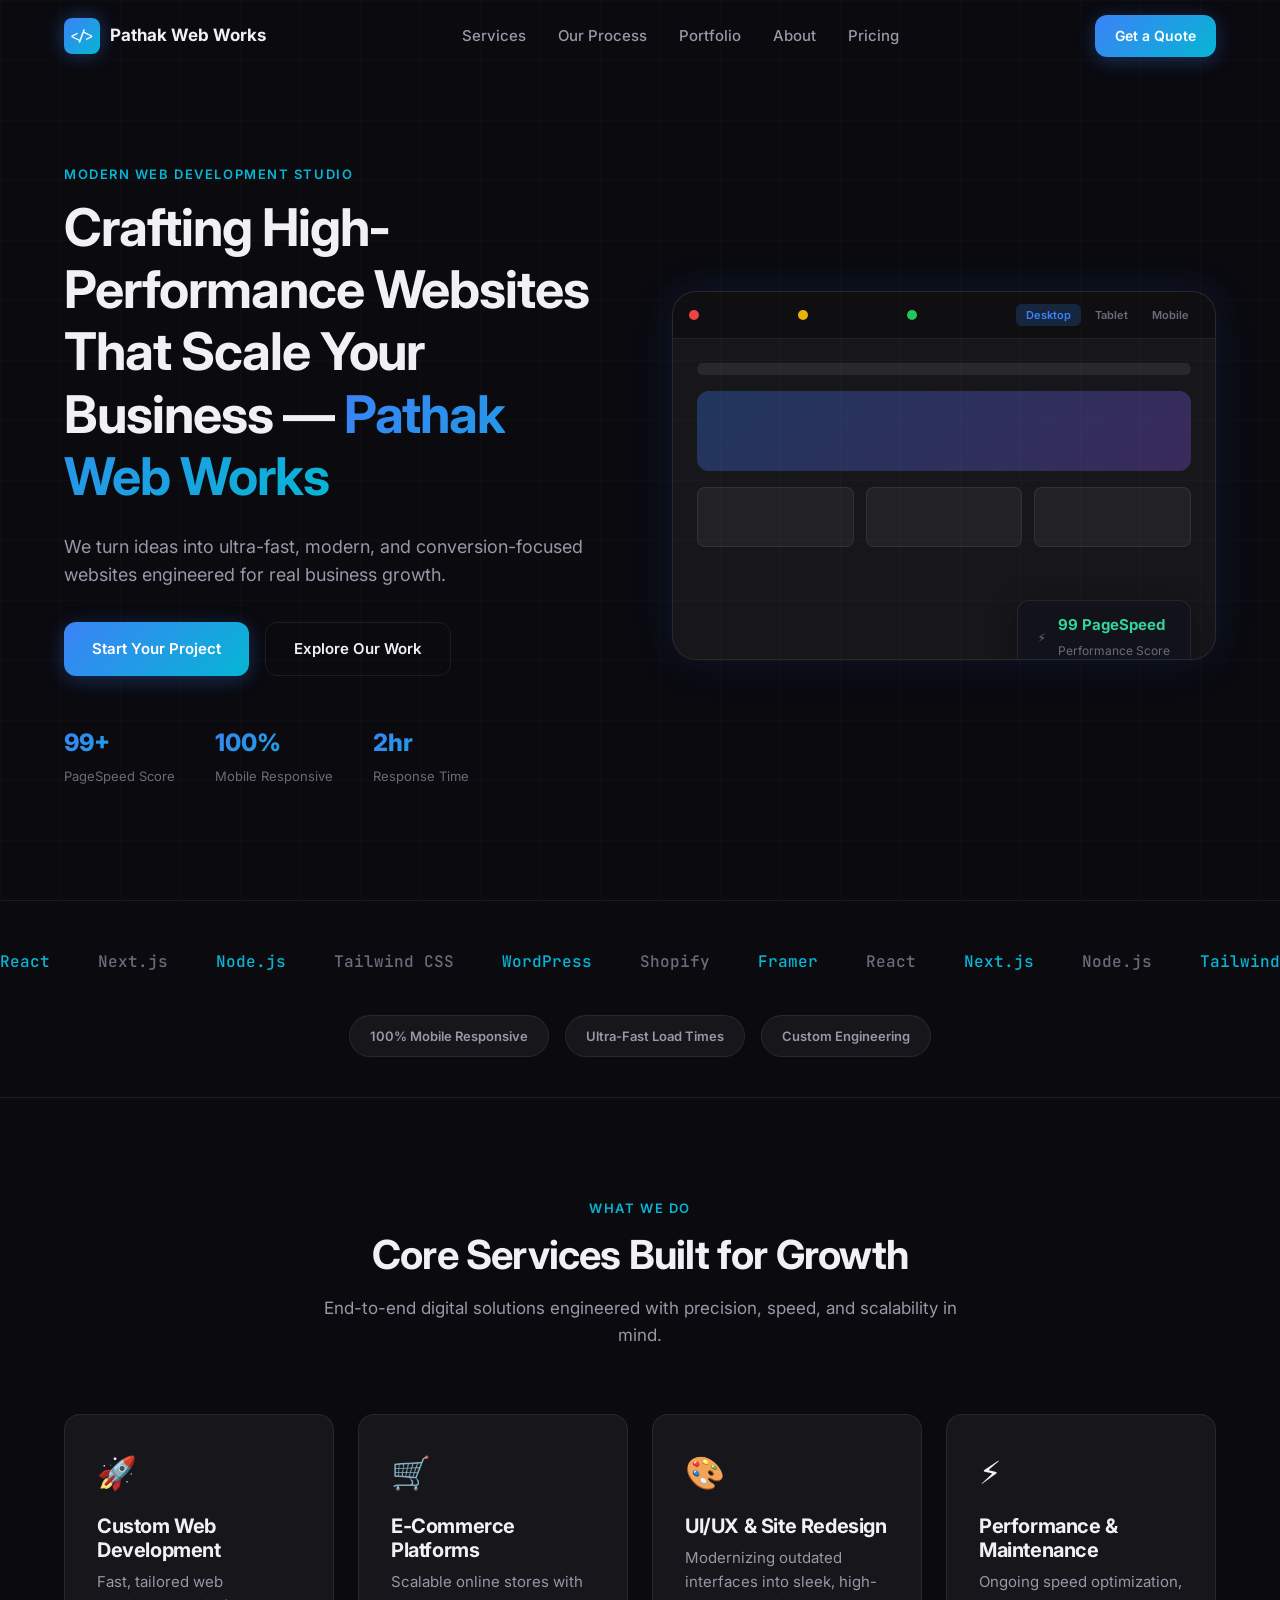
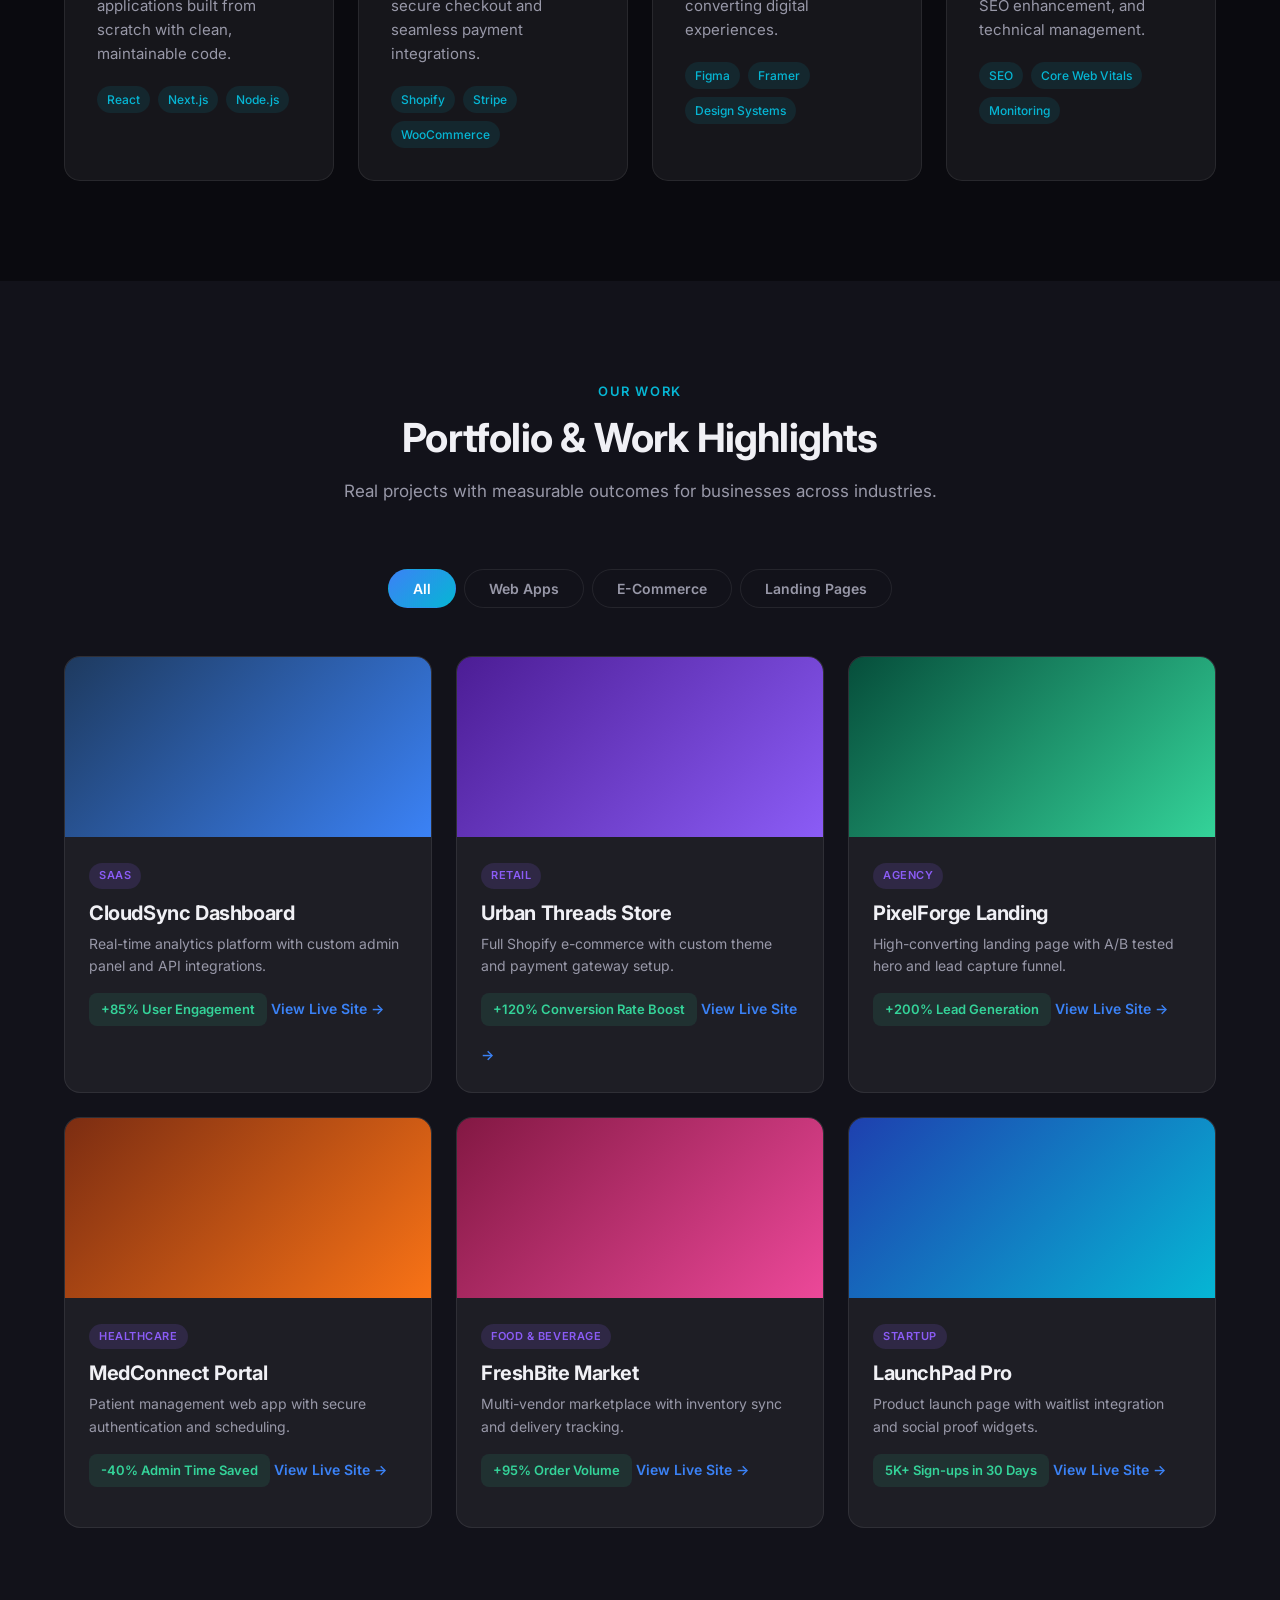
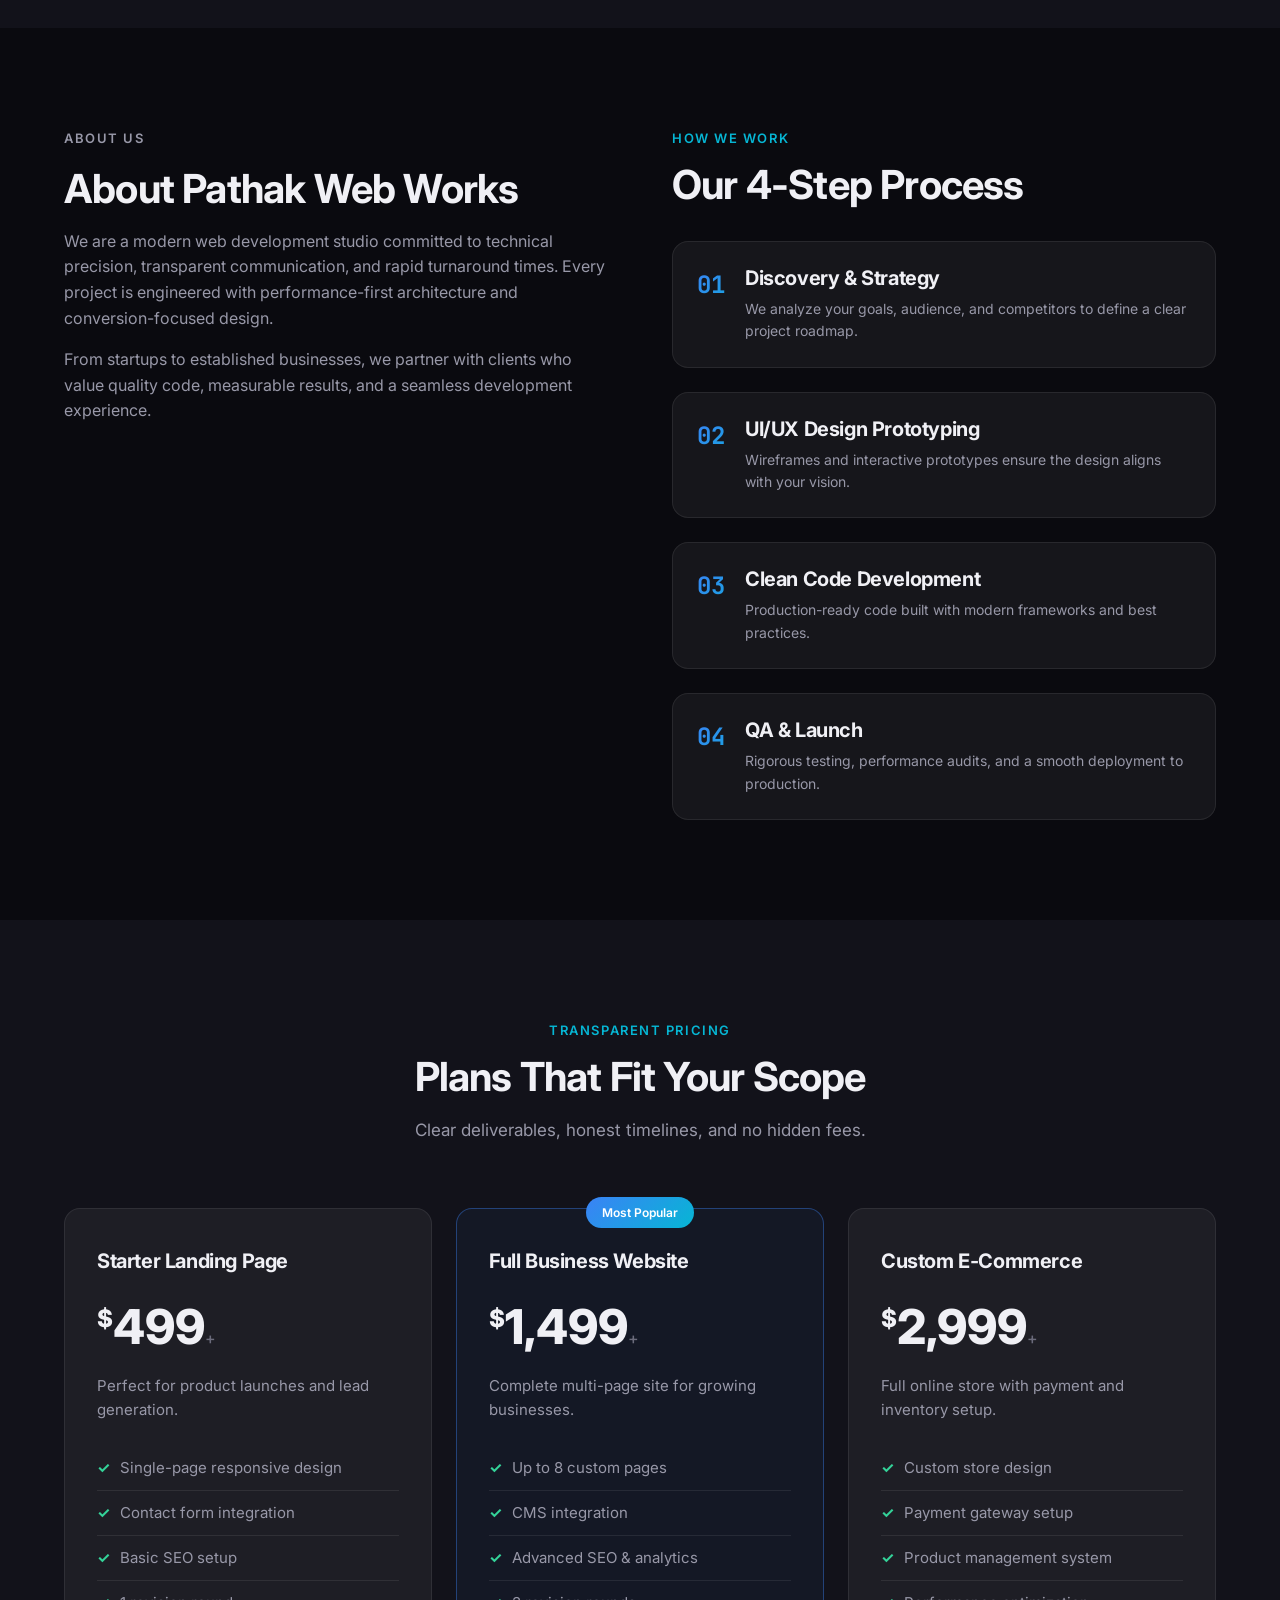
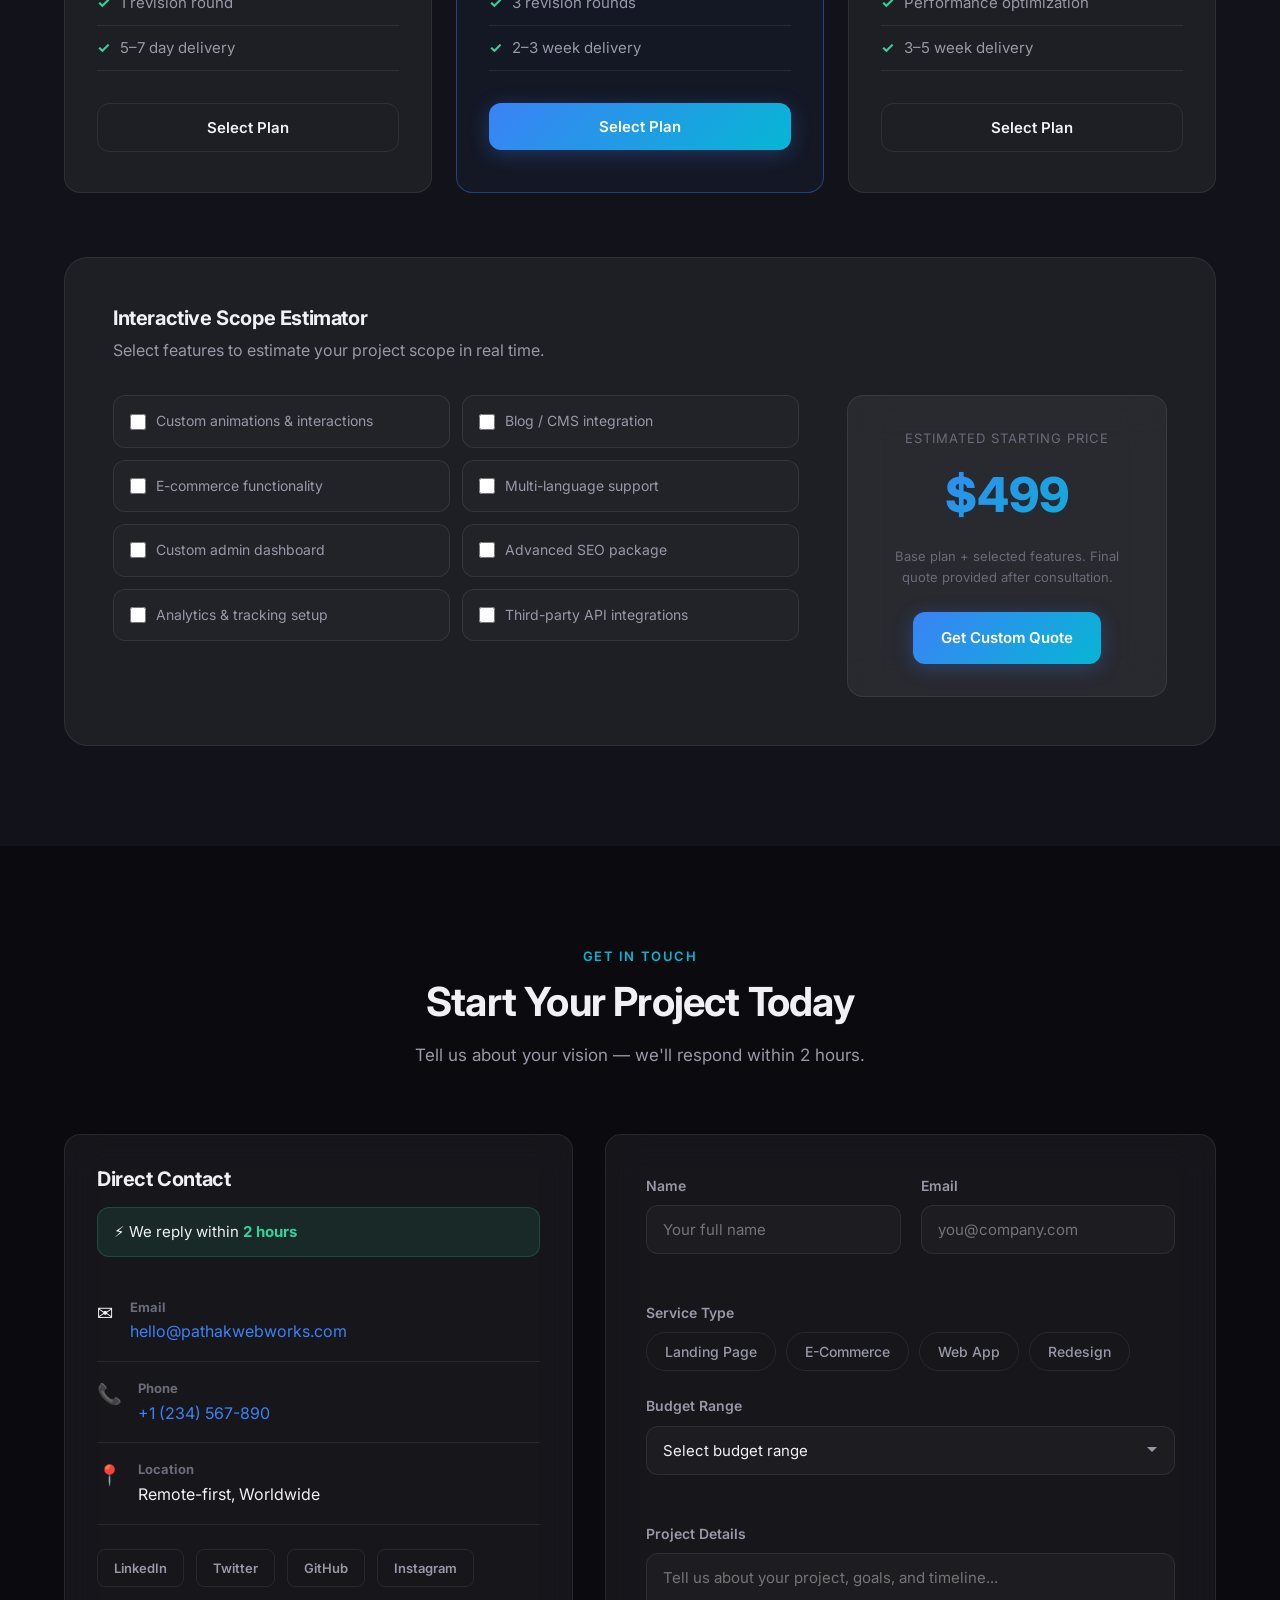
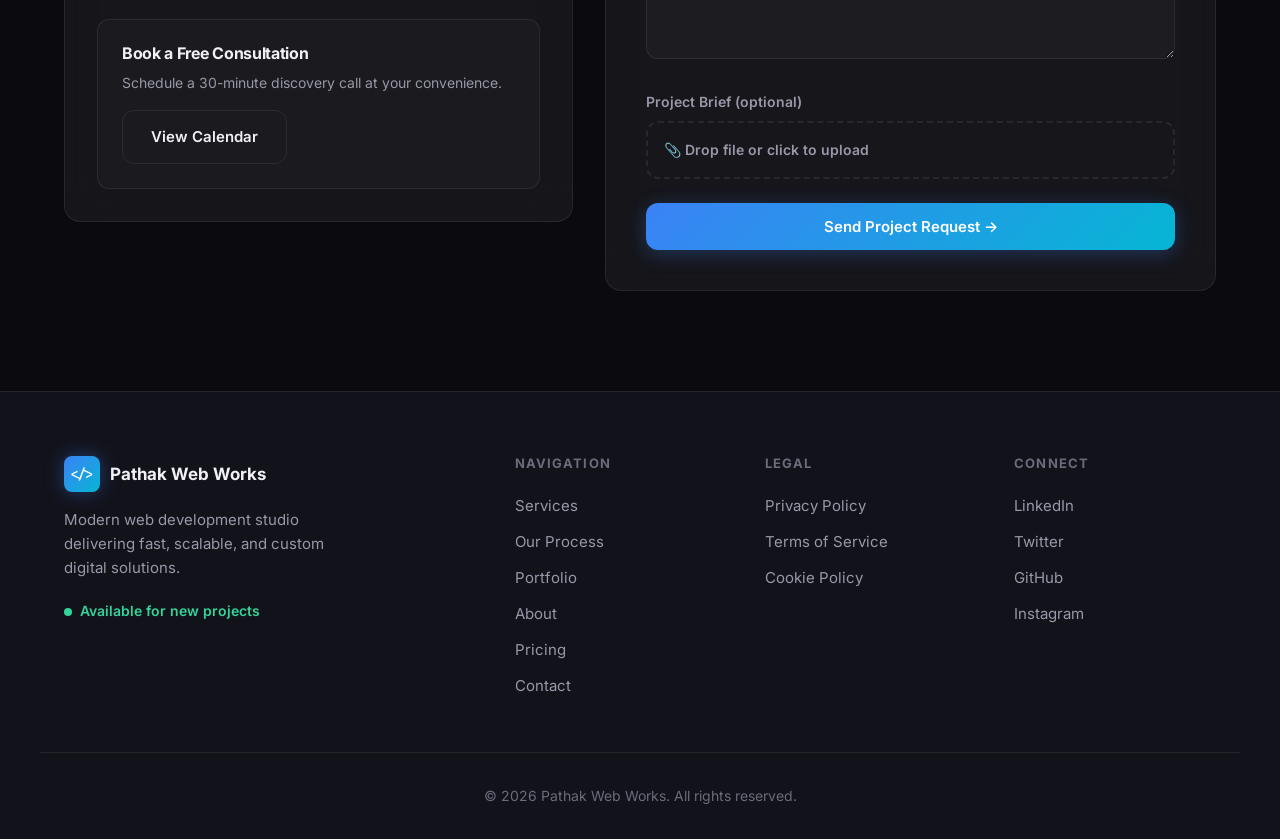
<file: index.html>
<!DOCTYPE html>
<html lang="en">
<head>
  <meta charset="UTF-8" />
  <meta name="viewport" content="width=device-width, initial-scale=1.0" />
  <meta name="description" content="Pathak Web Works — Modern web development studio delivering fast, scalable, and custom digital solutions." />
  <title>Pathak Web Works | High-Performance Web Development Studio</title>
  <link rel="preconnect" href="https://fonts.googleapis.com" />
  <link rel="preconnect" href="https://fonts.gstatic.com" crossorigin />
  <link href="https://fonts.googleapis.com/css2?family=Inter:wght@400;500;600;700;800&family=JetBrains+Mono:wght@400;500&display=swap" rel="stylesheet" />
  <link rel="stylesheet" href="styles.css" />
</head>
<body>
  <div class="grid-bg" aria-hidden="true"></div>

  <!-- Navigation -->
  <header class="nav" id="nav">
    <div class="container nav-inner">
      <a href="index.html" class="logo">
        <span class="logo-icon" aria-hidden="true">&lt;/&gt;</span>
        <span class="logo-text">Pathak Web Works</span>
      </a>
      <nav class="nav-links" aria-label="Main navigation">
        <a href="services.html" target="_blank" rel="noopener noreferrer">Services</a>
        <a href="process.html" target="_blank" rel="noopener noreferrer">Our Process</a>
        <a href="portfolio.html" target="_blank" rel="noopener noreferrer">Portfolio</a>
        <a href="about.html" target="_blank" rel="noopener noreferrer">About</a>
        <a href="pricing.html" target="_blank" rel="noopener noreferrer">Pricing</a>
      </nav>
      <a href="contact.html" target="_blank" rel="noopener noreferrer" class="btn btn-primary nav-cta">Get a Quote</a>
      <button class="nav-toggle" id="navToggle" aria-label="Open menu" aria-expanded="false">
        <span></span><span></span><span></span>
      </button>
    </div>
    <div class="nav-drawer" id="navDrawer" aria-hidden="true">
      <nav aria-label="Mobile navigation">
        <a href="services.html" target="_blank" rel="noopener noreferrer">Services</a>
        <a href="process.html" target="_blank" rel="noopener noreferrer">Our Process</a>
        <a href="portfolio.html" target="_blank" rel="noopener noreferrer">Portfolio</a>
        <a href="about.html" target="_blank" rel="noopener noreferrer">About</a>
        <a href="pricing.html" target="_blank" rel="noopener noreferrer">Pricing</a>
        <a href="contact.html" target="_blank" rel="noopener noreferrer" class="btn btn-primary">Get a Quote</a>
      </nav>
    </div>
  </header>

  <main>
    <!-- Hero -->
    <section class="hero section" id="hero">
      <div class="container hero-grid">
        <div class="hero-content reveal">
          <p class="eyebrow">Modern Web Development Studio</p>
          <h1>Crafting High-Performance Websites That Scale Your Business — <span class="gradient-text">Pathak Web Works</span></h1>
          <p class="hero-sub">We turn ideas into ultra-fast, modern, and conversion-focused websites engineered for real business growth.</p>
          <div class="hero-actions">
            <a href="contact.html" target="_blank" rel="noopener noreferrer" class="btn btn-primary btn-glow">Start Your Project</a>
            <a href="portfolio.html" target="_blank" rel="noopener noreferrer" class="btn btn-outline">Explore Our Work</a>
          </div>
          <div class="hero-stats">
            <div class="stat"><strong>99+</strong><span>PageSpeed Score</span></div>
            <div class="stat"><strong>100%</strong><span>Mobile Responsive</span></div>
            <div class="stat"><strong>2hr</strong><span>Response Time</span></div>
          </div>
        </div>
        <div class="hero-visual reveal" data-delay="150">
          <div class="device-mockup">
            <div class="device-toolbar">
              <span class="dot red"></span><span class="dot yellow"></span><span class="dot green"></span>
              <div class="viewport-toggles">
                <button class="viewport-btn active" data-view="desktop" aria-label="Desktop view">Desktop</button>
                <button class="viewport-btn" data-view="tablet" aria-label="Tablet view">Tablet</button>
                <button class="viewport-btn" data-view="mobile" aria-label="Mobile view">Mobile</button>
              </div>
            </div>
            <div class="device-screen" id="deviceScreen">
              <div class="preview-site">
                <div class="preview-nav"></div>
                <div class="preview-hero-block"></div>
                <div class="preview-cards">
                  <div class="preview-card"></div>
                  <div class="preview-card"></div>
                  <div class="preview-card"></div>
                </div>
              </div>
            </div>
            <div class="perf-badge">
              <span class="badge-icon">⚡</span>
              <div>
                <strong>99 PageSpeed</strong>
                <span>Performance Score</span>
              </div>
            </div>
          </div>
        </div>
      </div>
    </section>

    <!-- Tech Marquee -->
    <section class="marquee-section" aria-label="Technologies we use">
      <div class="marquee-track">
        <div class="marquee-content">
          <span>React</span><span>Next.js</span><span>Node.js</span><span>Tailwind CSS</span><span>WordPress</span><span>Shopify</span><span>Framer</span>
          <span>React</span><span>Next.js</span><span>Node.js</span><span>Tailwind CSS</span><span>WordPress</span><span>Shopify</span><span>Framer</span>
        </div>
      </div>
      <div class="container">
        <div class="trust-badges reveal">
          <span class="trust-badge">100% Mobile Responsive</span>
          <span class="trust-badge">Ultra-Fast Load Times</span>
          <span class="trust-badge">Custom Engineering</span>
        </div>
      </div>
    </section>

    <!-- Services -->
    <section class="section" id="services">
      <div class="container">
        <div class="section-header reveal">
          <p class="eyebrow">What We Do</p>
          <h2>Core Services Built for Growth</h2>
          <p class="section-desc">End-to-end digital solutions engineered with precision, speed, and scalability in mind.</p>
        </div>
        <div class="services-grid">
          <article class="service-card reveal">
            <div class="service-icon">🚀</div>
            <h3>Custom Web Development</h3>
            <p>Fast, tailored web applications built from scratch with clean, maintainable code.</p>
            <div class="tags"><span>React</span><span>Next.js</span><span>Node.js</span></div>
          </article>
          <article class="service-card reveal" data-delay="100">
            <div class="service-icon">🛒</div>
            <h3>E-Commerce Platforms</h3>
            <p>Scalable online stores with secure checkout and seamless payment integrations.</p>
            <div class="tags"><span>Shopify</span><span>Stripe</span><span>WooCommerce</span></div>
          </article>
          <article class="service-card reveal" data-delay="200">
            <div class="service-icon">🎨</div>
            <h3>UI/UX & Site Redesign</h3>
            <p>Modernizing outdated interfaces into sleek, high-converting digital experiences.</p>
            <div class="tags"><span>Figma</span><span>Framer</span><span>Design Systems</span></div>
          </article>
          <article class="service-card reveal" data-delay="300">
            <div class="service-icon">⚡</div>
            <h3>Performance & Maintenance</h3>
            <p>Ongoing speed optimization, SEO enhancement, and technical management.</p>
            <div class="tags"><span>SEO</span><span>Core Web Vitals</span><span>Monitoring</span></div>
          </article>
        </div>
      </div>
    </section>

    <!-- Portfolio -->
    <section class="section section-alt" id="portfolio">
      <div class="container">
        <div class="section-header reveal">
          <p class="eyebrow">Our Work</p>
          <h2>Portfolio & Work Highlights</h2>
          <p class="section-desc">Real projects with measurable outcomes for businesses across industries.</p>
        </div>
        <div class="portfolio-tabs reveal" role="tablist">
          <button class="tab active" data-filter="all" role="tab" aria-selected="true">All</button>
          <button class="tab" data-filter="web-apps" role="tab" aria-selected="false">Web Apps</button>
          <button class="tab" data-filter="ecommerce" role="tab" aria-selected="false">E-Commerce</button>
          <button class="tab" data-filter="landing" role="tab" aria-selected="false">Landing Pages</button>
        </div>
        <div class="portfolio-grid" id="portfolioGrid">
          <article class="portfolio-card reveal" data-category="web-apps">
            <div class="portfolio-preview gradient-1"></div>
            <div class="portfolio-body">
              <span class="industry-tag">SaaS</span>
              <h3>CloudSync Dashboard</h3>
              <p>Real-time analytics platform with custom admin panel and API integrations.</p>
              <div class="outcome">+85% User Engagement</div>
              <a href="https://example.com/cloudsync" class="portfolio-link" target="_blank" rel="noopener noreferrer">View Live Site →</a>
            </div>
          </article>
          <article class="portfolio-card reveal" data-category="ecommerce">
            <div class="portfolio-preview gradient-2"></div>
            <div class="portfolio-body">
              <span class="industry-tag">Retail</span>
              <h3>Urban Threads Store</h3>
              <p>Full Shopify e-commerce with custom theme and payment gateway setup.</p>
              <div class="outcome">+120% Conversion Rate Boost</div>
              <a href="https://example.com/urban-threads" class="portfolio-link" target="_blank" rel="noopener noreferrer">View Live Site →</a>
            </div>
          </article>
          <article class="portfolio-card reveal" data-category="landing">
            <div class="portfolio-preview gradient-3"></div>
            <div class="portfolio-body">
              <span class="industry-tag">Agency</span>
              <h3>PixelForge Landing</h3>
              <p>High-converting landing page with A/B tested hero and lead capture funnel.</p>
              <div class="outcome">+200% Lead Generation</div>
              <a href="https://example.com/pixelforge" class="portfolio-link" target="_blank" rel="noopener noreferrer">View Live Site →</a>
            </div>
          </article>
          <article class="portfolio-card reveal" data-category="web-apps">
            <div class="portfolio-preview gradient-4"></div>
            <div class="portfolio-body">
              <span class="industry-tag">Healthcare</span>
              <h3>MedConnect Portal</h3>
              <p>Patient management web app with secure authentication and scheduling.</p>
              <div class="outcome">-40% Admin Time Saved</div>
              <a href="https://example.com/medconnect" class="portfolio-link" target="_blank" rel="noopener noreferrer">View Live Site →</a>
            </div>
          </article>
          <article class="portfolio-card reveal" data-category="ecommerce">
            <div class="portfolio-preview gradient-5"></div>
            <div class="portfolio-body">
              <span class="industry-tag">Food & Beverage</span>
              <h3>FreshBite Market</h3>
              <p>Multi-vendor marketplace with inventory sync and delivery tracking.</p>
              <div class="outcome">+95% Order Volume</div>
              <a href="https://example.com/freshbite" class="portfolio-link" target="_blank" rel="noopener noreferrer">View Live Site →</a>
            </div>
          </article>
          <article class="portfolio-card reveal" data-category="landing">
            <div class="portfolio-preview gradient-6"></div>
            <div class="portfolio-body">
              <span class="industry-tag">Startup</span>
              <h3>LaunchPad Pro</h3>
              <p>Product launch page with waitlist integration and social proof widgets.</p>
              <div class="outcome">5K+ Sign-ups in 30 Days</div>
              <a href="https://example.com/launchpad" class="portfolio-link" target="_blank" rel="noopener noreferrer">View Live Site →</a>
            </div>
          </article>
        </div>
      </div>
    </section>

    <!-- About & Process -->
    <section class="section" id="about">
      <div class="container">
        <div class="about-grid">
          <div class="about-content reveal">
            <p class="eyebrow">About Us</p>
            <h2>About Pathak Web Works</h2>
            <p>We are a modern web development studio committed to technical precision, transparent communication, and rapid turnaround times. Every project is engineered with performance-first architecture and conversion-focused design.</p>
            <p>From startups to established businesses, we partner with clients who value quality code, measurable results, and a seamless development experience.</p>
          </div>
          <div class="process-section reveal" id="process" data-delay="150">
            <p class="eyebrow">How We Work</p>
            <h2>Our 4-Step Process</h2>
            <div class="process-pipeline">
              <div class="process-step">
                <span class="step-num">01</span>
                <div>
                  <h3>Discovery & Strategy</h3>
                  <p>We analyze your goals, audience, and competitors to define a clear project roadmap.</p>
                </div>
              </div>
              <div class="process-step">
                <span class="step-num">02</span>
                <div>
                  <h3>UI/UX Design Prototyping</h3>
                  <p>Wireframes and interactive prototypes ensure the design aligns with your vision.</p>
                </div>
              </div>
              <div class="process-step">
                <span class="step-num">03</span>
                <div>
                  <h3>Clean Code Development</h3>
                  <p>Production-ready code built with modern frameworks and best practices.</p>
                </div>
              </div>
              <div class="process-step">
                <span class="step-num">04</span>
                <div>
                  <h3>QA & Launch</h3>
                  <p>Rigorous testing, performance audits, and a smooth deployment to production.</p>
                </div>
              </div>
            </div>
          </div>
        </div>
      </div>
    </section>

    <!-- Pricing -->
    <section class="section section-alt" id="pricing">
      <div class="container">
        <div class="section-header reveal">
          <p class="eyebrow">Transparent Pricing</p>
          <h2>Plans That Fit Your Scope</h2>
          <p class="section-desc">Clear deliverables, honest timelines, and no hidden fees.</p>
        </div>
        <div class="pricing-grid">
          <article class="pricing-card reveal">
            <h3>Starter Landing Page</h3>
            <div class="price"><span class="currency">$</span>499<span class="period">+</span></div>
            <p class="price-desc">Perfect for product launches and lead generation.</p>
            <ul class="feature-list">
              <li>Single-page responsive design</li>
              <li>Contact form integration</li>
              <li>Basic SEO setup</li>
              <li>1 revision round</li>
              <li>5–7 day delivery</li>
            </ul>
            <button class="btn btn-outline select-plan" data-plan="starter">Select Plan</button>
          </article>
          <article class="pricing-card featured reveal" data-delay="100">
            <span class="popular-badge">Most Popular</span>
            <h3>Full Business Website</h3>
            <div class="price"><span class="currency">$</span>1,499<span class="period">+</span></div>
            <p class="price-desc">Complete multi-page site for growing businesses.</p>
            <ul class="feature-list">
              <li>Up to 8 custom pages</li>
              <li>CMS integration</li>
              <li>Advanced SEO & analytics</li>
              <li>3 revision rounds</li>
              <li>2–3 week delivery</li>
            </ul>
            <button class="btn btn-primary btn-glow select-plan" data-plan="business">Select Plan</button>
          </article>
          <article class="pricing-card reveal" data-delay="200">
            <h3>Custom E-Commerce</h3>
            <div class="price"><span class="currency">$</span>2,999<span class="period">+</span></div>
            <p class="price-desc">Full online store with payment and inventory setup.</p>
            <ul class="feature-list">
              <li>Custom store design</li>
              <li>Payment gateway setup</li>
              <li>Product management system</li>
              <li>Performance optimization</li>
              <li>3–5 week delivery</li>
            </ul>
            <button class="btn btn-outline select-plan" data-plan="ecommerce">Select Plan</button>
          </article>
        </div>

        <!-- Scope Estimator -->
        <div class="estimator reveal" id="estimator">
          <h3>Interactive Scope Estimator</h3>
          <p>Select features to estimate your project scope in real time.</p>
          <div class="estimator-grid">
            <div class="estimator-options">
              <label class="check-item"><input type="checkbox" data-cost="200" /> Custom animations & interactions</label>
              <label class="check-item"><input type="checkbox" data-cost="150" /> Blog / CMS integration</label>
              <label class="check-item"><input type="checkbox" data-cost="300" /> E-commerce functionality</label>
              <label class="check-item"><input type="checkbox" data-cost="100" /> Multi-language support</label>
              <label class="check-item"><input type="checkbox" data-cost="250" /> Custom admin dashboard</label>
              <label class="check-item"><input type="checkbox" data-cost="175" /> Advanced SEO package</label>
              <label class="check-item"><input type="checkbox" data-cost="125" /> Analytics & tracking setup</label>
              <label class="check-item"><input type="checkbox" data-cost="200" /> Third-party API integrations</label>
            </div>
            <div class="estimator-result glass-card">
              <p class="est-label">Estimated Starting Price</p>
              <div class="est-price" id="estPrice">$499</div>
              <p class="est-note">Base plan + selected features. Final quote provided after consultation.</p>
              <a href="#contact" class="btn btn-primary btn-glow">Get Custom Quote</a>
            </div>
          </div>
        </div>
      </div>
    </section>

    <!-- Contact -->
    <section class="section" id="contact">
      <div class="container">
        <div class="section-header reveal">
          <p class="eyebrow">Get In Touch</p>
          <h2>Start Your Project Today</h2>
          <p class="section-desc">Tell us about your vision — we'll respond within 2 hours.</p>
        </div>
        <div class="contact-grid">
          <div class="contact-info reveal">
            <div class="glass-card contact-card">
              <h3>Direct Contact</h3>
              <p class="response-guarantee">⚡ We reply within <strong>2 hours</strong></p>
              <ul class="contact-details">
                <li>
                  <span class="contact-icon">✉️</span>
                  <div>
                    <strong>Email</strong>
                    <a href="mailto:hello@pathakwebworks.com">hello@pathakwebworks.com</a>
                  </div>
                </li>
                <li>
                  <span class="contact-icon">📞</span>
                  <div>
                    <strong>Phone</strong>
                    <a href="tel:+1234567890">+1 (234) 567-890</a>
                  </div>
                </li>
                <li>
                  <span class="contact-icon">📍</span>
                  <div>
                    <strong>Location</strong>
                    <span>Remote-first, Worldwide</span>
                  </div>
                </li>
              </ul>
              <div class="social-links">
                <a href="https://www.linkedin.com/company/pathak-web-works" aria-label="LinkedIn" target="_blank" rel="noopener noreferrer">LinkedIn</a>
                <a href="https://twitter.com/pathakwebworks" aria-label="Twitter" target="_blank" rel="noopener noreferrer">Twitter</a>
                <a href="https://github.com/pathakwebworks" aria-label="GitHub" target="_blank" rel="noopener noreferrer">GitHub</a>
                <a href="https://www.instagram.com/pathakwebworks" aria-label="Instagram" target="_blank" rel="noopener noreferrer">Instagram</a>
              </div>
              <div class="booking-widget">
                <h4>Book a Free Consultation</h4>
                <p>Schedule a 30-minute discovery call at your convenience.</p>
                <a href="https://calendly.com/pathakwebworks" class="btn btn-outline" target="_blank" rel="noopener noreferrer">View Calendar</a>
              </div>
            </div>
          </div>
          <form class="contact-form glass-card reveal" id="contactForm" data-delay="150" novalidate>
            <div class="form-row">
              <div class="form-group">
                <label for="name">Name</label>
                <input type="text" id="name" name="name" required placeholder="Your full name" />
                <span class="error-msg" id="nameError"></span>
              </div>
              <div class="form-group">
                <label for="email">Email</label>
                <input type="email" id="email" name="email" required placeholder="you@company.com" />
                <span class="error-msg" id="emailError"></span>
              </div>
            </div>
            <div class="form-group">
              <label>Service Type</label>
              <div class="chip-group" id="serviceChips">
                <button type="button" class="chip" data-value="landing">Landing Page</button>
                <button type="button" class="chip" data-value="ecommerce">E-Commerce</button>
                <button type="button" class="chip" data-value="webapp">Web App</button>
                <button type="button" class="chip" data-value="redesign">Redesign</button>
              </div>
              <input type="hidden" id="serviceType" name="serviceType" />
            </div>
            <div class="form-group">
              <label for="budget">Budget Range</label>
              <select id="budget" name="budget" required>
                <option value="">Select budget range</option>
                <option value="under-1k">Under $1,000</option>
                <option value="1k-3k">$1,000 – $3,000</option>
                <option value="3k-5k">$3,000 – $5,000</option>
                <option value="5k-plus">$5,000+</option>
              </select>
              <span class="error-msg" id="budgetError"></span>
            </div>
            <div class="form-group">
              <label for="details">Project Details</label>
              <textarea id="details" name="details" rows="4" placeholder="Tell us about your project, goals, and timeline..."></textarea>
            </div>
            <div class="form-group">
              <label for="brief">Project Brief (optional)</label>
              <div class="file-upload">
                <input type="file" id="brief" name="brief" accept=".pdf,.doc,.docx,.txt,.png,.jpg" />
                <label for="brief" class="file-label">
                  <span class="file-icon">📎</span>
                  <span id="fileName">Drop file or click to upload</span>
                </label>
              </div>
            </div>
            <button type="submit" class="btn btn-primary btn-glow btn-full">Send Project Request →</button>
            <p class="form-success" id="formSuccess" hidden>Thank you! We'll get back to you within 2 hours.</p>
          </form>
        </div>
      </div>
    </section>
  </main>

  <!-- Footer -->
  <footer class="footer">
    <div class="container footer-grid">
      <div class="footer-brand">
        <a href="index.html" class="logo">
          <span class="logo-icon">&lt;/&gt;</span>
          <span class="logo-text">Pathak Web Works</span>
        </a>
        <p>Modern web development studio delivering fast, scalable, and custom digital solutions.</p>
        <div class="availability">
          <span class="status-dot"></span>
          Available for new projects
        </div>
      </div>
      <div class="footer-links">
        <h4>Navigation</h4>
        <a href="services.html" target="_blank" rel="noopener noreferrer">Services</a>
        <a href="process.html" target="_blank" rel="noopener noreferrer">Our Process</a>
        <a href="portfolio.html" target="_blank" rel="noopener noreferrer">Portfolio</a>
        <a href="about.html" target="_blank" rel="noopener noreferrer">About</a>
        <a href="pricing.html" target="_blank" rel="noopener noreferrer">Pricing</a>
        <a href="contact.html" target="_blank" rel="noopener noreferrer">Contact</a>
      </div>
      <div class="footer-links">
        <h4>Legal</h4>
        <a href="https://pathakwebworks.com/privacy-policy" target="_blank" rel="noopener noreferrer">Privacy Policy</a>
        <a href="https://pathakwebworks.com/terms-of-service" target="_blank" rel="noopener noreferrer">Terms of Service</a>
        <a href="https://pathakwebworks.com/cookie-policy" target="_blank" rel="noopener noreferrer">Cookie Policy</a>
      </div>
      <div class="footer-links">
        <h4>Connect</h4>
        <a href="https://www.linkedin.com/company/pathak-web-works" target="_blank" rel="noopener noreferrer">LinkedIn</a>
        <a href="https://twitter.com/pathakwebworks" target="_blank" rel="noopener noreferrer">Twitter</a>
        <a href="https://github.com/pathakwebworks" target="_blank" rel="noopener noreferrer">GitHub</a>
        <a href="https://www.instagram.com/pathakwebworks" target="_blank" rel="noopener noreferrer">Instagram</a>
      </div>
    </div>
    <div class="footer-bottom container">
      <p>&copy; 2026 Pathak Web Works. All rights reserved.</p>
    </div>
  </footer>

  <script src="script.js"></script>
</body>
</html>
</file>
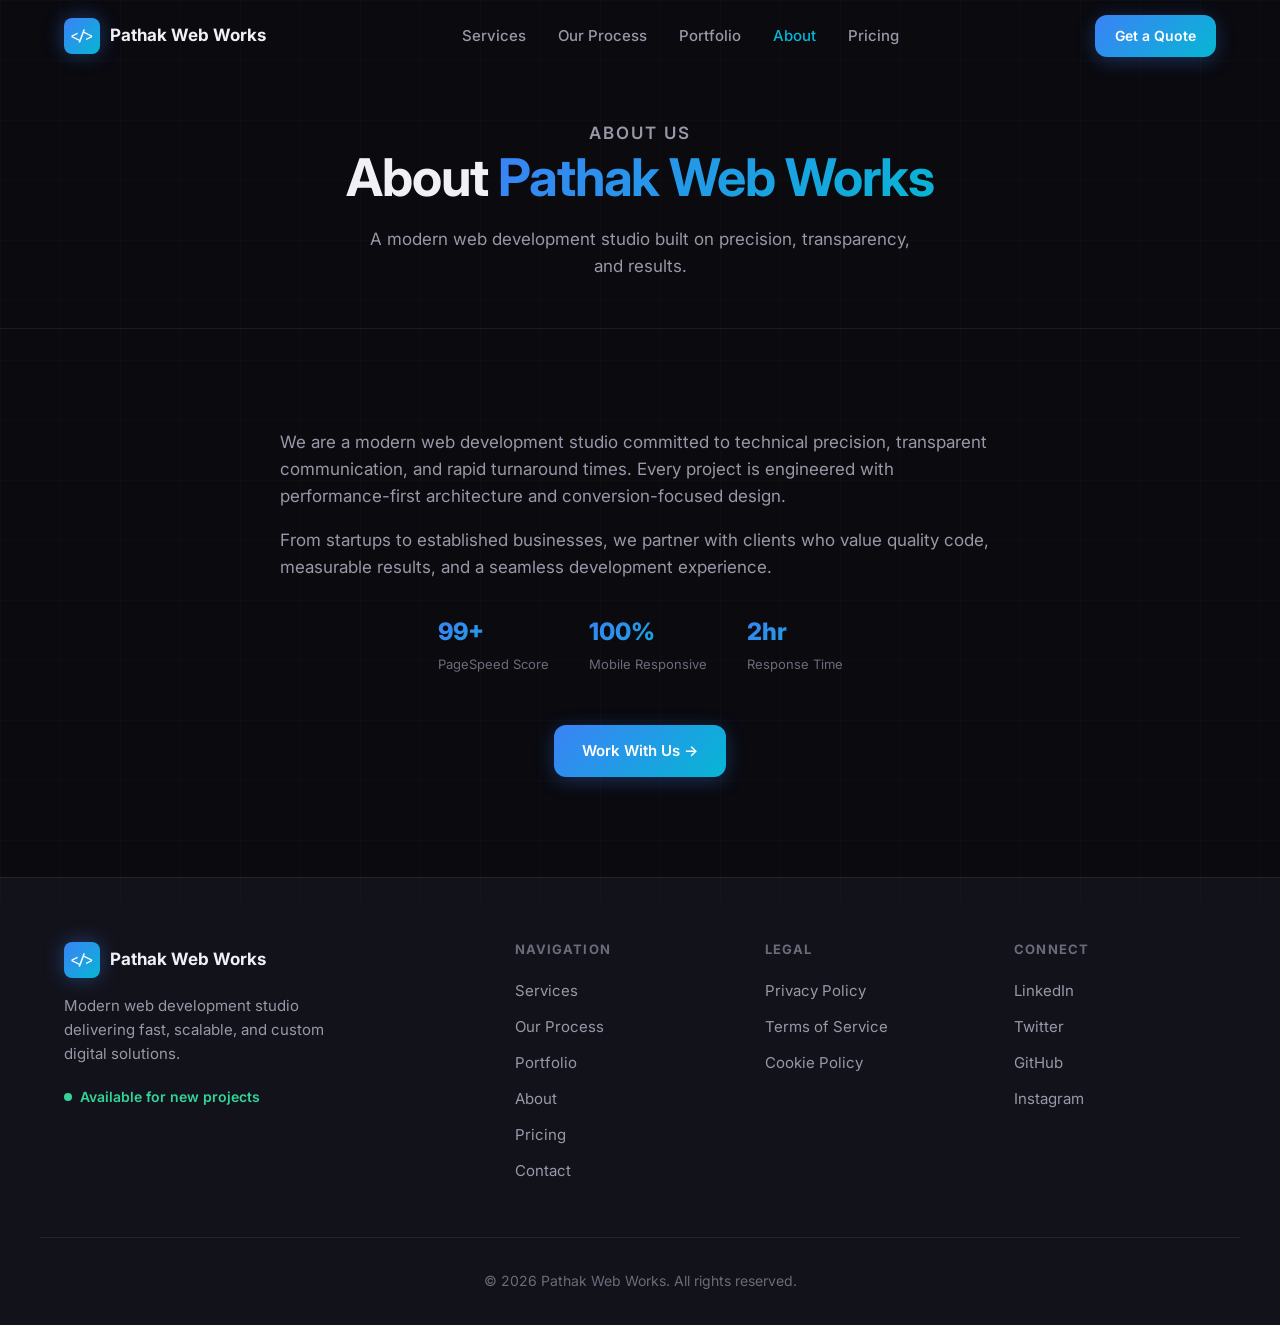
<file: about.html>
<!DOCTYPE html>
<html lang="en">
<head>
  <meta charset="UTF-8" />
  <meta name="viewport" content="width=device-width, initial-scale=1.0" />
  <meta name="description" content="About Pathak Web Works — A modern web development studio committed to technical precision and rapid delivery." />
  <title>About | Pathak Web Works</title>
  <link rel="preconnect" href="https://fonts.googleapis.com" />
  <link rel="preconnect" href="https://fonts.gstatic.com" crossorigin />
  <link href="https://fonts.googleapis.com/css2?family=Inter:wght@400;500;600;700;800&family=JetBrains+Mono:wght@400;500&display=swap" rel="stylesheet" />
  <link rel="stylesheet" href="styles.css" />
</head>
<body>
  <div class="grid-bg" aria-hidden="true"></div>

  <header class="nav" id="nav">
    <div class="container nav-inner">
      <a href="index.html" class="logo">
        <span class="logo-icon" aria-hidden="true">&lt;/&gt;</span>
        <span class="logo-text">Pathak Web Works</span>
      </a>
      <nav class="nav-links" aria-label="Main navigation">
        <a href="services.html" target="_blank" rel="noopener noreferrer">Services</a>
        <a href="process.html" target="_blank" rel="noopener noreferrer">Our Process</a>
        <a href="portfolio.html" target="_blank" rel="noopener noreferrer">Portfolio</a>
        <a href="about.html" class="active">About</a>
        <a href="pricing.html" target="_blank" rel="noopener noreferrer">Pricing</a>
      </nav>
      <a href="contact.html" target="_blank" rel="noopener noreferrer" class="btn btn-primary nav-cta">Get a Quote</a>
      <button class="nav-toggle" id="navToggle" aria-label="Open menu" aria-expanded="false">
        <span></span><span></span><span></span>
      </button>
    </div>
    <div class="nav-drawer" id="navDrawer" aria-hidden="true">
      <nav aria-label="Mobile navigation">
        <a href="services.html" target="_blank" rel="noopener noreferrer">Services</a>
        <a href="process.html" target="_blank" rel="noopener noreferrer">Our Process</a>
        <a href="portfolio.html" target="_blank" rel="noopener noreferrer">Portfolio</a>
        <a href="about.html">About</a>
        <a href="pricing.html" target="_blank" rel="noopener noreferrer">Pricing</a>
        <a href="contact.html" target="_blank" rel="noopener noreferrer" class="btn btn-primary">Get a Quote</a>
      </nav>
    </div>
  </header>

  <main>
    <section class="page-hero">
      <div class="container reveal">
        <p class="eyebrow">About Us</p>
        <h1>About <span class="gradient-text">Pathak Web Works</span></h1>
        <p>A modern web development studio built on precision, transparency, and results.</p>
      </div>
    </section>

    <section class="section">
      <div class="container">
        <div class="about-content reveal" style="max-width:720px;margin:0 auto;">
          <p style="color:var(--text-secondary);margin-bottom:16px;font-size:1.0625rem;">We are a modern web development studio committed to technical precision, transparent communication, and rapid turnaround times. Every project is engineered with performance-first architecture and conversion-focused design.</p>
          <p style="color:var(--text-secondary);margin-bottom:32px;font-size:1.0625rem;">From startups to established businesses, we partner with clients who value quality code, measurable results, and a seamless development experience.</p>
          <div class="hero-stats" style="justify-content:center;">
            <div class="stat"><strong>99+</strong><span>PageSpeed Score</span></div>
            <div class="stat"><strong>100%</strong><span>Mobile Responsive</span></div>
            <div class="stat"><strong>2hr</strong><span>Response Time</span></div>
          </div>
        </div>
        <div class="reveal" style="text-align:center;margin-top:48px;">
          <a href="contact.html" target="_blank" rel="noopener noreferrer" class="btn btn-primary btn-glow">Work With Us →</a>
        </div>
      </div>
    </section>
  </main>

  <footer class="footer">
    <div class="container footer-grid">
      <div class="footer-brand">
        <a href="index.html" class="logo">
          <span class="logo-icon">&lt;/&gt;</span>
          <span class="logo-text">Pathak Web Works</span>
        </a>
        <p>Modern web development studio delivering fast, scalable, and custom digital solutions.</p>
        <div class="availability"><span class="status-dot"></span>Available for new projects</div>
      </div>
      <div class="footer-links">
        <h4>Navigation</h4>
        <a href="services.html" target="_blank" rel="noopener noreferrer">Services</a>
        <a href="process.html" target="_blank" rel="noopener noreferrer">Our Process</a>
        <a href="portfolio.html" target="_blank" rel="noopener noreferrer">Portfolio</a>
        <a href="about.html">About</a>
        <a href="pricing.html" target="_blank" rel="noopener noreferrer">Pricing</a>
        <a href="contact.html" target="_blank" rel="noopener noreferrer">Contact</a>
      </div>
      <div class="footer-links">
        <h4>Legal</h4>
        <a href="https://pathakwebworks.com/privacy-policy" target="_blank" rel="noopener noreferrer">Privacy Policy</a>
        <a href="https://pathakwebworks.com/terms-of-service" target="_blank" rel="noopener noreferrer">Terms of Service</a>
        <a href="https://pathakwebworks.com/cookie-policy" target="_blank" rel="noopener noreferrer">Cookie Policy</a>
      </div>
      <div class="footer-links">
        <h4>Connect</h4>
        <a href="https://www.linkedin.com/company/pathak-web-works" target="_blank" rel="noopener noreferrer">LinkedIn</a>
        <a href="https://twitter.com/pathakwebworks" target="_blank" rel="noopener noreferrer">Twitter</a>
        <a href="https://github.com/pathakwebworks" target="_blank" rel="noopener noreferrer">GitHub</a>
        <a href="https://www.instagram.com/pathakwebworks" target="_blank" rel="noopener noreferrer">Instagram</a>
      </div>
    </div>
    <div class="footer-bottom container">
      <p>&copy; 2026 Pathak Web Works. All rights reserved.</p>
    </div>
  </footer>

  <script src="script.js"></script>
</body>
</html>
</file>
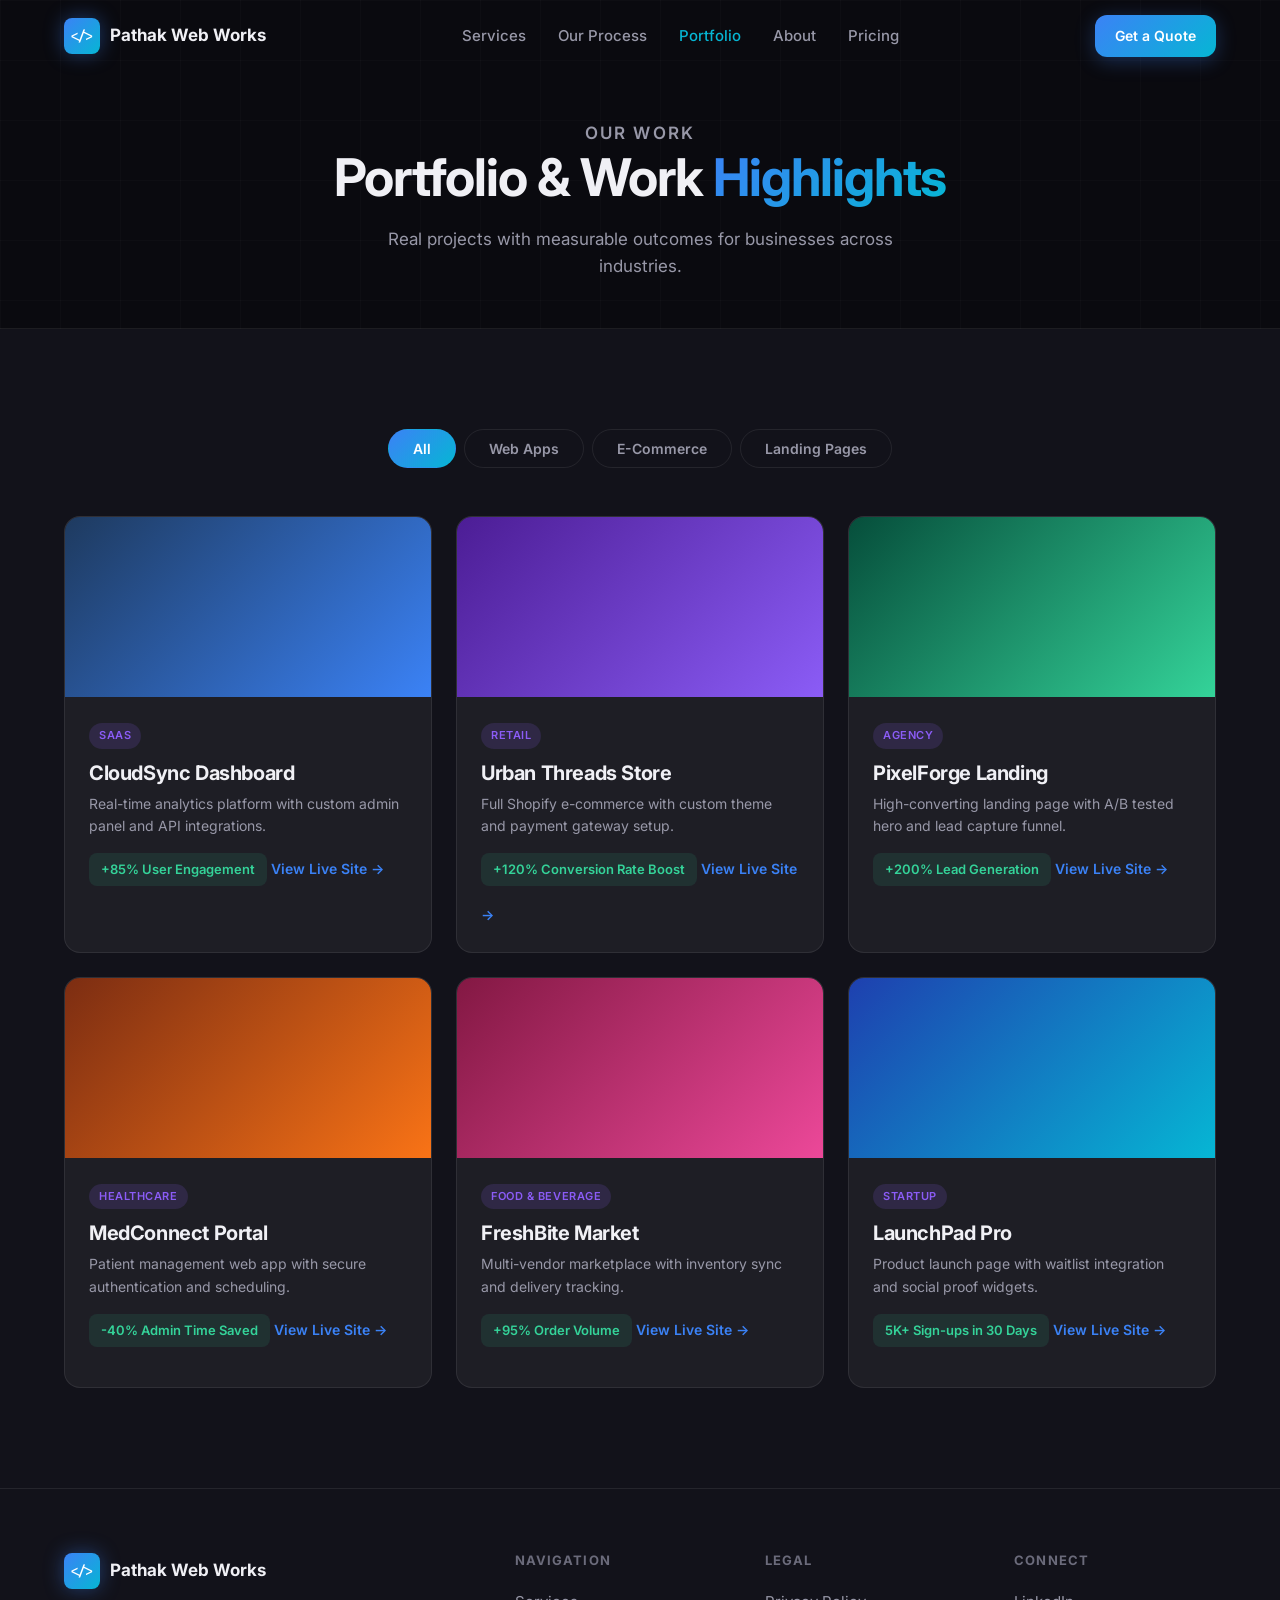
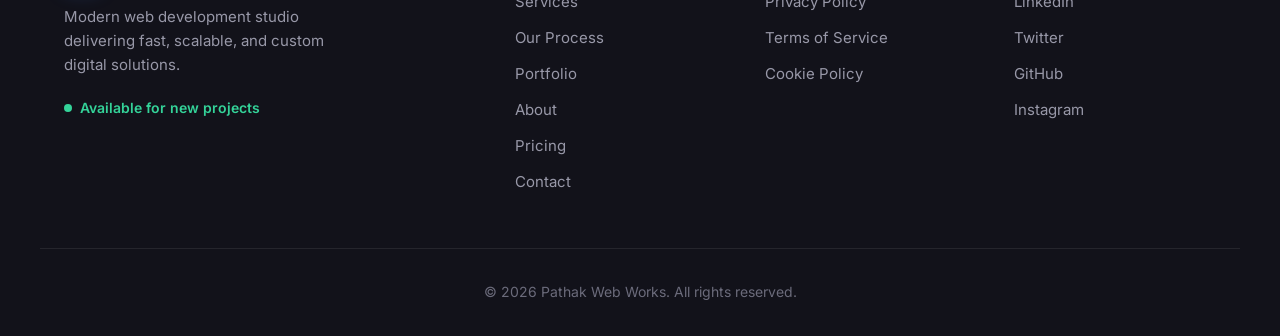
<file: portfolio.html>
<!DOCTYPE html>
<html lang="en">
<head>
  <meta charset="UTF-8" />
  <meta name="viewport" content="width=device-width, initial-scale=1.0" />
  <meta name="description" content="Portfolio — Pathak Web Works project highlights with measurable business outcomes." />
  <title>Portfolio | Pathak Web Works</title>
  <link rel="preconnect" href="https://fonts.googleapis.com" />
  <link rel="preconnect" href="https://fonts.gstatic.com" crossorigin />
  <link href="https://fonts.googleapis.com/css2?family=Inter:wght@400;500;600;700;800&family=JetBrains+Mono:wght@400;500&display=swap" rel="stylesheet" />
  <link rel="stylesheet" href="styles.css" />
</head>
<body>
  <div class="grid-bg" aria-hidden="true"></div>

  <header class="nav" id="nav">
    <div class="container nav-inner">
      <a href="index.html" class="logo">
        <span class="logo-icon" aria-hidden="true">&lt;/&gt;</span>
        <span class="logo-text">Pathak Web Works</span>
      </a>
      <nav class="nav-links" aria-label="Main navigation">
        <a href="services.html" target="_blank" rel="noopener noreferrer">Services</a>
        <a href="process.html" target="_blank" rel="noopener noreferrer">Our Process</a>
        <a href="portfolio.html" class="active">Portfolio</a>
        <a href="about.html" target="_blank" rel="noopener noreferrer">About</a>
        <a href="pricing.html" target="_blank" rel="noopener noreferrer">Pricing</a>
      </nav>
      <a href="contact.html" target="_blank" rel="noopener noreferrer" class="btn btn-primary nav-cta">Get a Quote</a>
      <button class="nav-toggle" id="navToggle" aria-label="Open menu" aria-expanded="false">
        <span></span><span></span><span></span>
      </button>
    </div>
    <div class="nav-drawer" id="navDrawer" aria-hidden="true">
      <nav aria-label="Mobile navigation">
        <a href="services.html" target="_blank" rel="noopener noreferrer">Services</a>
        <a href="process.html" target="_blank" rel="noopener noreferrer">Our Process</a>
        <a href="portfolio.html">Portfolio</a>
        <a href="about.html" target="_blank" rel="noopener noreferrer">About</a>
        <a href="pricing.html" target="_blank" rel="noopener noreferrer">Pricing</a>
        <a href="contact.html" target="_blank" rel="noopener noreferrer" class="btn btn-primary">Get a Quote</a>
      </nav>
    </div>
  </header>

  <main>
    <section class="page-hero">
      <div class="container reveal">
        <p class="eyebrow">Our Work</p>
        <h1>Portfolio & Work <span class="gradient-text">Highlights</span></h1>
        <p>Real projects with measurable outcomes for businesses across industries.</p>
      </div>
    </section>

    <section class="section section-alt">
      <div class="container">
        <div class="portfolio-tabs reveal" role="tablist">
          <button class="tab active" data-filter="all" role="tab" aria-selected="true">All</button>
          <button class="tab" data-filter="web-apps" role="tab" aria-selected="false">Web Apps</button>
          <button class="tab" data-filter="ecommerce" role="tab" aria-selected="false">E-Commerce</button>
          <button class="tab" data-filter="landing" role="tab" aria-selected="false">Landing Pages</button>
        </div>
        <div class="portfolio-grid" id="portfolioGrid">
          <article class="portfolio-card reveal" data-category="web-apps">
            <div class="portfolio-preview gradient-1"></div>
            <div class="portfolio-body">
              <span class="industry-tag">SaaS</span>
              <h3>CloudSync Dashboard</h3>
              <p>Real-time analytics platform with custom admin panel and API integrations.</p>
              <div class="outcome">+85% User Engagement</div>
              <a href="https://example.com/cloudsync" class="portfolio-link" target="_blank" rel="noopener noreferrer">View Live Site →</a>
            </div>
          </article>
          <article class="portfolio-card reveal" data-category="ecommerce">
            <div class="portfolio-preview gradient-2"></div>
            <div class="portfolio-body">
              <span class="industry-tag">Retail</span>
              <h3>Urban Threads Store</h3>
              <p>Full Shopify e-commerce with custom theme and payment gateway setup.</p>
              <div class="outcome">+120% Conversion Rate Boost</div>
              <a href="https://example.com/urban-threads" class="portfolio-link" target="_blank" rel="noopener noreferrer">View Live Site →</a>
            </div>
          </article>
          <article class="portfolio-card reveal" data-category="landing">
            <div class="portfolio-preview gradient-3"></div>
            <div class="portfolio-body">
              <span class="industry-tag">Agency</span>
              <h3>PixelForge Landing</h3>
              <p>High-converting landing page with A/B tested hero and lead capture funnel.</p>
              <div class="outcome">+200% Lead Generation</div>
              <a href="https://example.com/pixelforge" class="portfolio-link" target="_blank" rel="noopener noreferrer">View Live Site →</a>
            </div>
          </article>
          <article class="portfolio-card reveal" data-category="web-apps">
            <div class="portfolio-preview gradient-4"></div>
            <div class="portfolio-body">
              <span class="industry-tag">Healthcare</span>
              <h3>MedConnect Portal</h3>
              <p>Patient management web app with secure authentication and scheduling.</p>
              <div class="outcome">-40% Admin Time Saved</div>
              <a href="https://example.com/medconnect" class="portfolio-link" target="_blank" rel="noopener noreferrer">View Live Site →</a>
            </div>
          </article>
          <article class="portfolio-card reveal" data-category="ecommerce">
            <div class="portfolio-preview gradient-5"></div>
            <div class="portfolio-body">
              <span class="industry-tag">Food & Beverage</span>
              <h3>FreshBite Market</h3>
              <p>Multi-vendor marketplace with inventory sync and delivery tracking.</p>
              <div class="outcome">+95% Order Volume</div>
              <a href="https://example.com/freshbite" class="portfolio-link" target="_blank" rel="noopener noreferrer">View Live Site →</a>
            </div>
          </article>
          <article class="portfolio-card reveal" data-category="landing">
            <div class="portfolio-preview gradient-6"></div>
            <div class="portfolio-body">
              <span class="industry-tag">Startup</span>
              <h3>LaunchPad Pro</h3>
              <p>Product launch page with waitlist integration and social proof widgets.</p>
              <div class="outcome">5K+ Sign-ups in 30 Days</div>
              <a href="https://example.com/launchpad" class="portfolio-link" target="_blank" rel="noopener noreferrer">View Live Site →</a>
            </div>
          </article>
        </div>
      </div>
    </section>
  </main>

  <footer class="footer">
    <div class="container footer-grid">
      <div class="footer-brand">
        <a href="index.html" class="logo">
          <span class="logo-icon">&lt;/&gt;</span>
          <span class="logo-text">Pathak Web Works</span>
        </a>
        <p>Modern web development studio delivering fast, scalable, and custom digital solutions.</p>
        <div class="availability"><span class="status-dot"></span>Available for new projects</div>
      </div>
      <div class="footer-links">
        <h4>Navigation</h4>
        <a href="services.html" target="_blank" rel="noopener noreferrer">Services</a>
        <a href="process.html" target="_blank" rel="noopener noreferrer">Our Process</a>
        <a href="portfolio.html">Portfolio</a>
        <a href="about.html" target="_blank" rel="noopener noreferrer">About</a>
        <a href="pricing.html" target="_blank" rel="noopener noreferrer">Pricing</a>
        <a href="contact.html" target="_blank" rel="noopener noreferrer">Contact</a>
      </div>
      <div class="footer-links">
        <h4>Legal</h4>
        <a href="https://pathakwebworks.com/privacy-policy" target="_blank" rel="noopener noreferrer">Privacy Policy</a>
        <a href="https://pathakwebworks.com/terms-of-service" target="_blank" rel="noopener noreferrer">Terms of Service</a>
        <a href="https://pathakwebworks.com/cookie-policy" target="_blank" rel="noopener noreferrer">Cookie Policy</a>
      </div>
      <div class="footer-links">
        <h4>Connect</h4>
        <a href="https://www.linkedin.com/company/pathak-web-works" target="_blank" rel="noopener noreferrer">LinkedIn</a>
        <a href="https://twitter.com/pathakwebworks" target="_blank" rel="noopener noreferrer">Twitter</a>
        <a href="https://github.com/pathakwebworks" target="_blank" rel="noopener noreferrer">GitHub</a>
        <a href="https://www.instagram.com/pathakwebworks" target="_blank" rel="noopener noreferrer">Instagram</a>
      </div>
    </div>
    <div class="footer-bottom container">
      <p>&copy; 2026 Pathak Web Works. All rights reserved.</p>
    </div>
  </footer>

  <script src="script.js"></script>
</body>
</html>
</file>
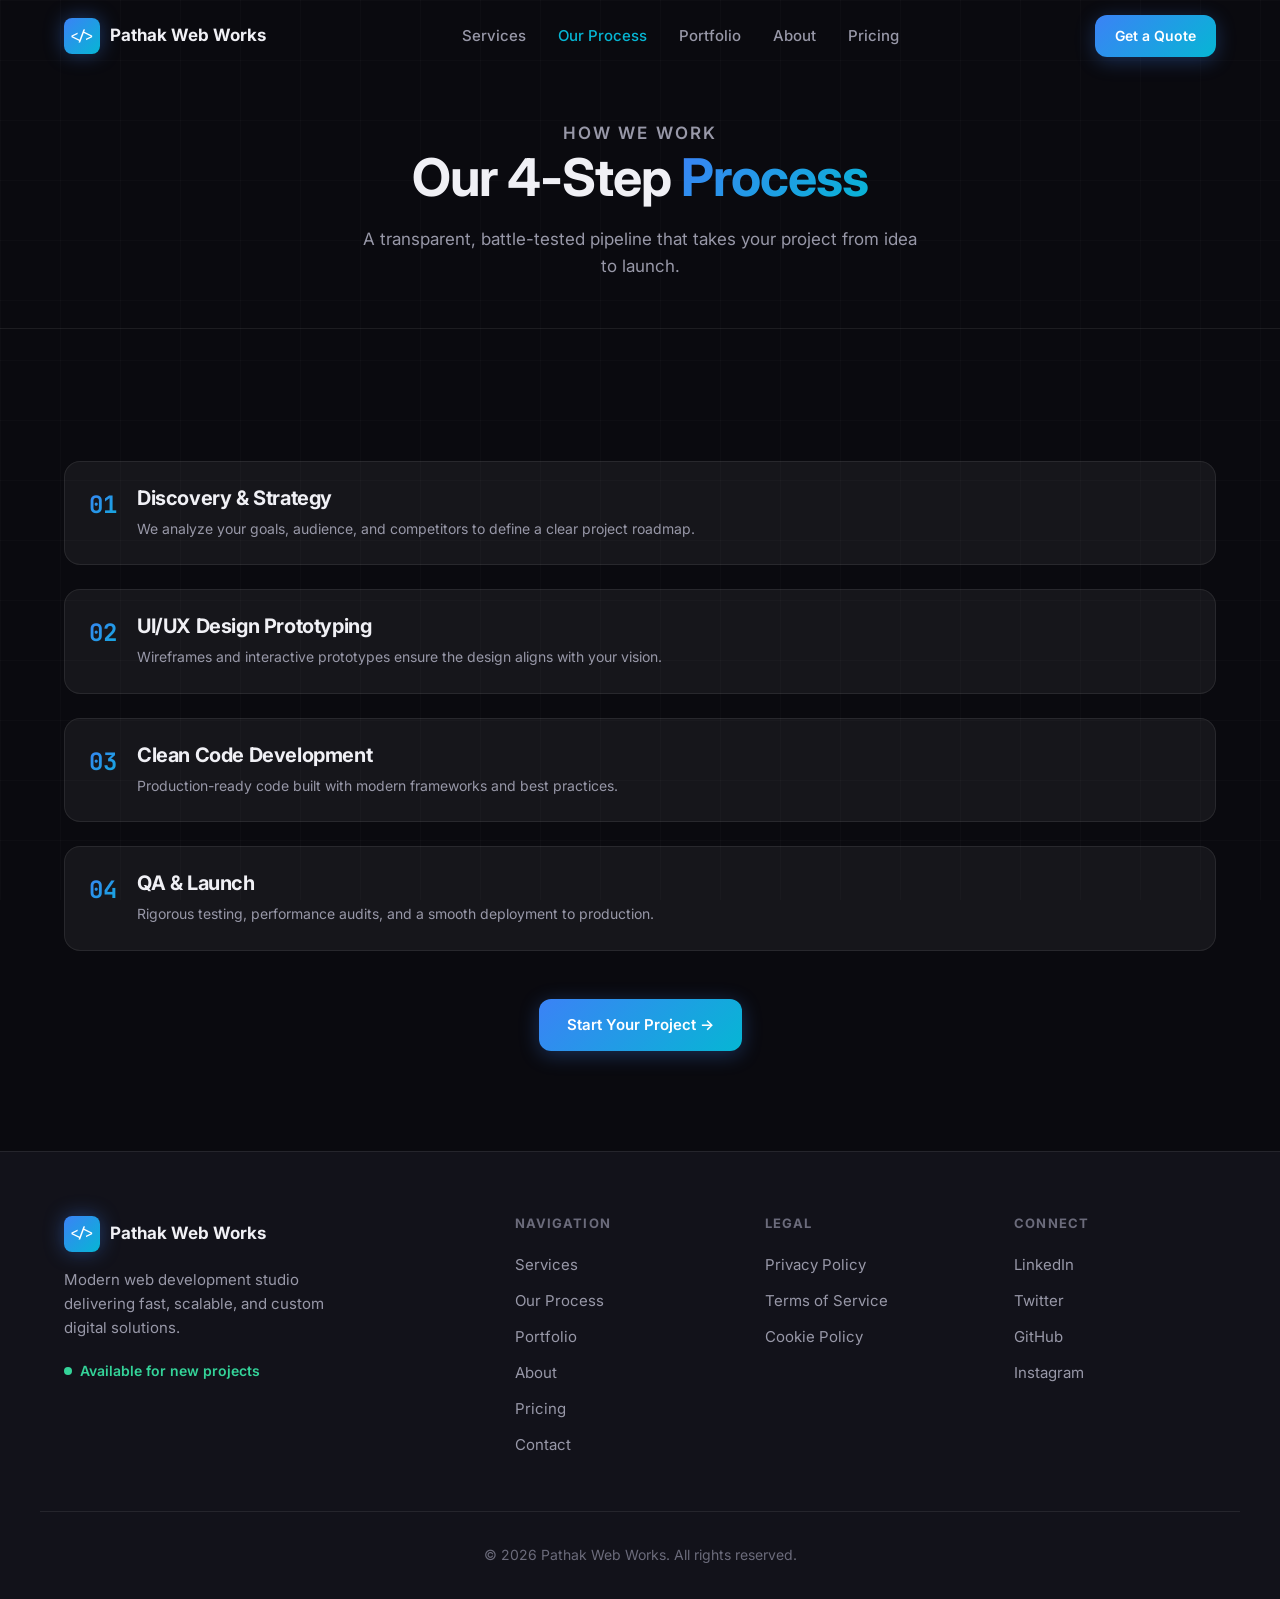
<file: process.html>
<!DOCTYPE html>
<html lang="en">
<head>
  <meta charset="UTF-8" />
  <meta name="viewport" content="width=device-width, initial-scale=1.0" />
  <meta name="description" content="Our Process — Pathak Web Works follows a proven 4-step pipeline from discovery to launch." />
  <title>Our Process | Pathak Web Works</title>
  <link rel="preconnect" href="https://fonts.googleapis.com" />
  <link rel="preconnect" href="https://fonts.gstatic.com" crossorigin />
  <link href="https://fonts.googleapis.com/css2?family=Inter:wght@400;500;600;700;800&family=JetBrains+Mono:wght@400;500&display=swap" rel="stylesheet" />
  <link rel="stylesheet" href="styles.css" />
</head>
<body>
  <div class="grid-bg" aria-hidden="true"></div>

  <header class="nav" id="nav">
    <div class="container nav-inner">
      <a href="index.html" class="logo">
        <span class="logo-icon" aria-hidden="true">&lt;/&gt;</span>
        <span class="logo-text">Pathak Web Works</span>
      </a>
      <nav class="nav-links" aria-label="Main navigation">
        <a href="services.html" target="_blank" rel="noopener noreferrer">Services</a>
        <a href="process.html" class="active">Our Process</a>
        <a href="portfolio.html" target="_blank" rel="noopener noreferrer">Portfolio</a>
        <a href="about.html" target="_blank" rel="noopener noreferrer">About</a>
        <a href="pricing.html" target="_blank" rel="noopener noreferrer">Pricing</a>
      </nav>
      <a href="contact.html" target="_blank" rel="noopener noreferrer" class="btn btn-primary nav-cta">Get a Quote</a>
      <button class="nav-toggle" id="navToggle" aria-label="Open menu" aria-expanded="false">
        <span></span><span></span><span></span>
      </button>
    </div>
    <div class="nav-drawer" id="navDrawer" aria-hidden="true">
      <nav aria-label="Mobile navigation">
        <a href="services.html" target="_blank" rel="noopener noreferrer">Services</a>
        <a href="process.html">Our Process</a>
        <a href="portfolio.html" target="_blank" rel="noopener noreferrer">Portfolio</a>
        <a href="about.html" target="_blank" rel="noopener noreferrer">About</a>
        <a href="pricing.html" target="_blank" rel="noopener noreferrer">Pricing</a>
        <a href="contact.html" target="_blank" rel="noopener noreferrer" class="btn btn-primary">Get a Quote</a>
      </nav>
    </div>
  </header>

  <main>
    <section class="page-hero">
      <div class="container reveal">
        <p class="eyebrow">How We Work</p>
        <h1>Our 4-Step <span class="gradient-text">Process</span></h1>
        <p>A transparent, battle-tested pipeline that takes your project from idea to launch.</p>
      </div>
    </section>

    <section class="section">
      <div class="container">
        <div class="process-pipeline">
          <div class="process-step reveal">
            <span class="step-num">01</span>
            <div>
              <h3>Discovery & Strategy</h3>
              <p>We analyze your goals, audience, and competitors to define a clear project roadmap.</p>
            </div>
          </div>
          <div class="process-step reveal" data-delay="100">
            <span class="step-num">02</span>
            <div>
              <h3>UI/UX Design Prototyping</h3>
              <p>Wireframes and interactive prototypes ensure the design aligns with your vision.</p>
            </div>
          </div>
          <div class="process-step reveal" data-delay="200">
            <span class="step-num">03</span>
            <div>
              <h3>Clean Code Development</h3>
              <p>Production-ready code built with modern frameworks and best practices.</p>
            </div>
          </div>
          <div class="process-step reveal" data-delay="300">
            <span class="step-num">04</span>
            <div>
              <h3>QA & Launch</h3>
              <p>Rigorous testing, performance audits, and a smooth deployment to production.</p>
            </div>
          </div>
        </div>
        <div class="reveal" style="text-align:center;margin-top:48px;">
          <a href="contact.html" target="_blank" rel="noopener noreferrer" class="btn btn-primary btn-glow">Start Your Project →</a>
        </div>
      </div>
    </section>
  </main>

  <footer class="footer">
    <div class="container footer-grid">
      <div class="footer-brand">
        <a href="index.html" class="logo">
          <span class="logo-icon">&lt;/&gt;</span>
          <span class="logo-text">Pathak Web Works</span>
        </a>
        <p>Modern web development studio delivering fast, scalable, and custom digital solutions.</p>
        <div class="availability"><span class="status-dot"></span>Available for new projects</div>
      </div>
      <div class="footer-links">
        <h4>Navigation</h4>
        <a href="services.html" target="_blank" rel="noopener noreferrer">Services</a>
        <a href="process.html">Our Process</a>
        <a href="portfolio.html" target="_blank" rel="noopener noreferrer">Portfolio</a>
        <a href="about.html" target="_blank" rel="noopener noreferrer">About</a>
        <a href="pricing.html" target="_blank" rel="noopener noreferrer">Pricing</a>
        <a href="contact.html" target="_blank" rel="noopener noreferrer">Contact</a>
      </div>
      <div class="footer-links">
        <h4>Legal</h4>
        <a href="https://pathakwebworks.com/privacy-policy" target="_blank" rel="noopener noreferrer">Privacy Policy</a>
        <a href="https://pathakwebworks.com/terms-of-service" target="_blank" rel="noopener noreferrer">Terms of Service</a>
        <a href="https://pathakwebworks.com/cookie-policy" target="_blank" rel="noopener noreferrer">Cookie Policy</a>
      </div>
      <div class="footer-links">
        <h4>Connect</h4>
        <a href="https://www.linkedin.com/company/pathak-web-works" target="_blank" rel="noopener noreferrer">LinkedIn</a>
        <a href="https://twitter.com/pathakwebworks" target="_blank" rel="noopener noreferrer">Twitter</a>
        <a href="https://github.com/pathakwebworks" target="_blank" rel="noopener noreferrer">GitHub</a>
        <a href="https://www.instagram.com/pathakwebworks" target="_blank" rel="noopener noreferrer">Instagram</a>
      </div>
    </div>
    <div class="footer-bottom container">
      <p>&copy; 2026 Pathak Web Works. All rights reserved.</p>
    </div>
  </footer>

  <script src="script.js"></script>
</body>
</html>
</file>
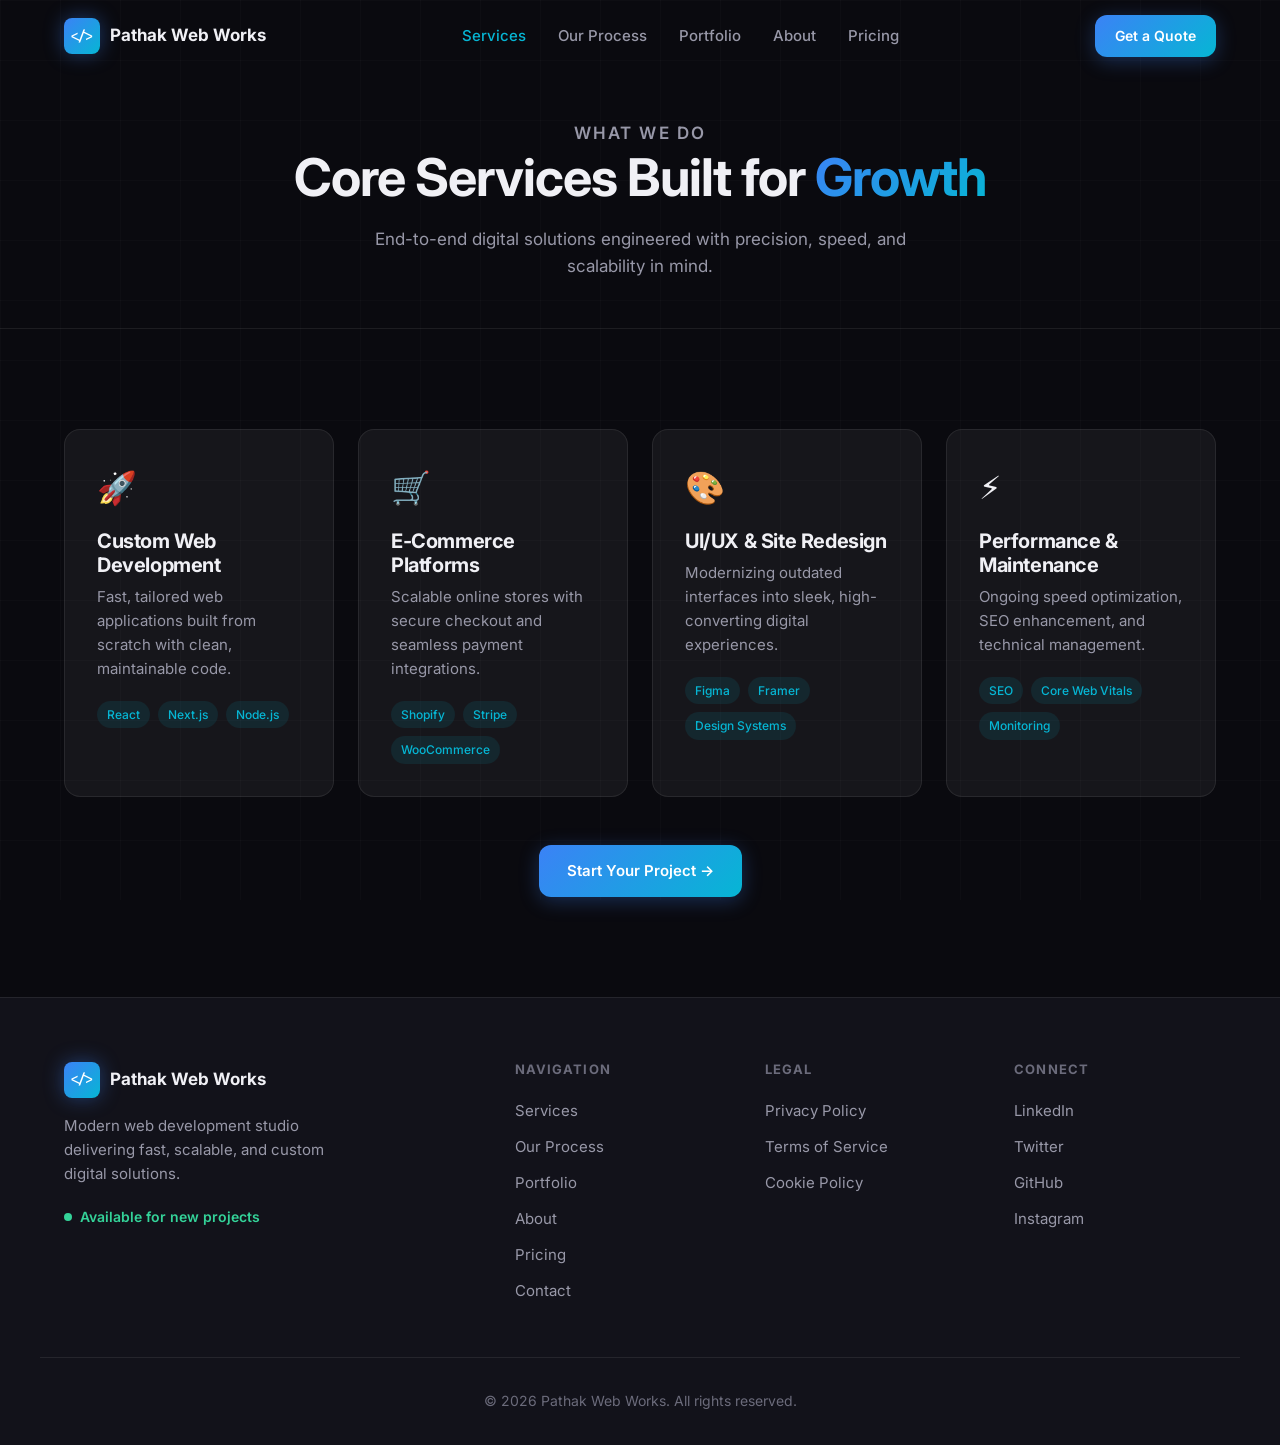
<file: services.html>
<!DOCTYPE html>
<html lang="en">
<head>
  <meta charset="UTF-8" />
  <meta name="viewport" content="width=device-width, initial-scale=1.0" />
  <meta name="description" content="Services — Pathak Web Works offers custom web development, e-commerce, UI/UX redesign, and performance optimization." />
  <title>Services | Pathak Web Works</title>
  <link rel="preconnect" href="https://fonts.googleapis.com" />
  <link rel="preconnect" href="https://fonts.gstatic.com" crossorigin />
  <link href="https://fonts.googleapis.com/css2?family=Inter:wght@400;500;600;700;800&family=JetBrains+Mono:wght@400;500&display=swap" rel="stylesheet" />
  <link rel="stylesheet" href="styles.css" />
</head>
<body>
  <div class="grid-bg" aria-hidden="true"></div>

  <header class="nav" id="nav">
    <div class="container nav-inner">
      <a href="index.html" class="logo">
        <span class="logo-icon" aria-hidden="true">&lt;/&gt;</span>
        <span class="logo-text">Pathak Web Works</span>
      </a>
      <nav class="nav-links" aria-label="Main navigation">
        <a href="services.html" class="active">Services</a>
        <a href="process.html" target="_blank" rel="noopener noreferrer">Our Process</a>
        <a href="portfolio.html" target="_blank" rel="noopener noreferrer">Portfolio</a>
        <a href="about.html" target="_blank" rel="noopener noreferrer">About</a>
        <a href="pricing.html" target="_blank" rel="noopener noreferrer">Pricing</a>
      </nav>
      <a href="contact.html" target="_blank" rel="noopener noreferrer" class="btn btn-primary nav-cta">Get a Quote</a>
      <button class="nav-toggle" id="navToggle" aria-label="Open menu" aria-expanded="false">
        <span></span><span></span><span></span>
      </button>
    </div>
    <div class="nav-drawer" id="navDrawer" aria-hidden="true">
      <nav aria-label="Mobile navigation">
        <a href="services.html">Services</a>
        <a href="process.html" target="_blank" rel="noopener noreferrer">Our Process</a>
        <a href="portfolio.html" target="_blank" rel="noopener noreferrer">Portfolio</a>
        <a href="about.html" target="_blank" rel="noopener noreferrer">About</a>
        <a href="pricing.html" target="_blank" rel="noopener noreferrer">Pricing</a>
        <a href="contact.html" target="_blank" rel="noopener noreferrer" class="btn btn-primary">Get a Quote</a>
      </nav>
    </div>
  </header>

  <main>
    <section class="page-hero">
      <div class="container reveal">
        <p class="eyebrow">What We Do</p>
        <h1>Core Services Built for <span class="gradient-text">Growth</span></h1>
        <p>End-to-end digital solutions engineered with precision, speed, and scalability in mind.</p>
      </div>
    </section>

    <section class="section">
      <div class="container">
        <div class="services-grid">
          <article class="service-card reveal">
            <div class="service-icon">🚀</div>
            <h3>Custom Web Development</h3>
            <p>Fast, tailored web applications built from scratch with clean, maintainable code.</p>
            <div class="tags"><span>React</span><span>Next.js</span><span>Node.js</span></div>
          </article>
          <article class="service-card reveal" data-delay="100">
            <div class="service-icon">🛒</div>
            <h3>E-Commerce Platforms</h3>
            <p>Scalable online stores with secure checkout and seamless payment integrations.</p>
            <div class="tags"><span>Shopify</span><span>Stripe</span><span>WooCommerce</span></div>
          </article>
          <article class="service-card reveal" data-delay="200">
            <div class="service-icon">🎨</div>
            <h3>UI/UX & Site Redesign</h3>
            <p>Modernizing outdated interfaces into sleek, high-converting digital experiences.</p>
            <div class="tags"><span>Figma</span><span>Framer</span><span>Design Systems</span></div>
          </article>
          <article class="service-card reveal" data-delay="300">
            <div class="service-icon">⚡</div>
            <h3>Performance & Maintenance</h3>
            <p>Ongoing speed optimization, SEO enhancement, and technical management.</p>
            <div class="tags"><span>SEO</span><span>Core Web Vitals</span><span>Monitoring</span></div>
          </article>
        </div>
        <div class="reveal" style="text-align:center;margin-top:48px;">
          <a href="contact.html" target="_blank" rel="noopener noreferrer" class="btn btn-primary btn-glow">Start Your Project →</a>
        </div>
      </div>
    </section>
  </main>

  <footer class="footer">
    <div class="container footer-grid">
      <div class="footer-brand">
        <a href="index.html" class="logo">
          <span class="logo-icon">&lt;/&gt;</span>
          <span class="logo-text">Pathak Web Works</span>
        </a>
        <p>Modern web development studio delivering fast, scalable, and custom digital solutions.</p>
        <div class="availability"><span class="status-dot"></span>Available for new projects</div>
      </div>
      <div class="footer-links">
        <h4>Navigation</h4>
        <a href="services.html">Services</a>
        <a href="process.html" target="_blank" rel="noopener noreferrer">Our Process</a>
        <a href="portfolio.html" target="_blank" rel="noopener noreferrer">Portfolio</a>
        <a href="about.html" target="_blank" rel="noopener noreferrer">About</a>
        <a href="pricing.html" target="_blank" rel="noopener noreferrer">Pricing</a>
        <a href="contact.html" target="_blank" rel="noopener noreferrer">Contact</a>
      </div>
      <div class="footer-links">
        <h4>Legal</h4>
        <a href="https://pathakwebworks.com/privacy-policy" target="_blank" rel="noopener noreferrer">Privacy Policy</a>
        <a href="https://pathakwebworks.com/terms-of-service" target="_blank" rel="noopener noreferrer">Terms of Service</a>
        <a href="https://pathakwebworks.com/cookie-policy" target="_blank" rel="noopener noreferrer">Cookie Policy</a>
      </div>
      <div class="footer-links">
        <h4>Connect</h4>
        <a href="https://www.linkedin.com/company/pathak-web-works" target="_blank" rel="noopener noreferrer">LinkedIn</a>
        <a href="https://twitter.com/pathakwebworks" target="_blank" rel="noopener noreferrer">Twitter</a>
        <a href="https://github.com/pathakwebworks" target="_blank" rel="noopener noreferrer">GitHub</a>
        <a href="https://www.instagram.com/pathakwebworks" target="_blank" rel="noopener noreferrer">Instagram</a>
      </div>
    </div>
    <div class="footer-bottom container">
      <p>&copy; 2026 Pathak Web Works. All rights reserved.</p>
    </div>
  </footer>

  <script src="script.js"></script>
</body>
</html>
</file>
<file: styles.css>
/* ============================================
   Pathak Web Works — Global Styles
   ============================================ */

:root {
  --bg-primary: #0a0a0f;
  --bg-secondary: #12121a;
  --bg-card: rgba(255, 255, 255, 0.03);
  --bg-glass: rgba(255, 255, 255, 0.05);
  --border-glass: rgba(255, 255, 255, 0.08);
  --text-primary: #f0f0f5;
  --text-secondary: #9898a8;
  --text-muted: #6b6b7b;
  --accent-blue: #3b82f6;
  --accent-cyan: #06b6d4;
  --accent-purple: #8b5cf6;
  --accent-mint: #34d399;
  --gradient-primary: linear-gradient(135deg, var(--accent-blue), var(--accent-cyan));
  --gradient-glow: linear-gradient(135deg, var(--accent-blue), var(--accent-purple));
  --gradient-border: linear-gradient(135deg, rgba(59, 130, 246, 0.5), rgba(139, 92, 246, 0.5));
  --shadow-glow: 0 0 40px rgba(59, 130, 246, 0.15);
  --shadow-card: 0 8px 32px rgba(0, 0, 0, 0.3);
  --radius-sm: 8px;
  --radius-md: 12px;
  --radius-lg: 16px;
  --radius-xl: 24px;
  --font-sans: 'Inter', system-ui, -apple-system, sans-serif;
  --font-mono: 'JetBrains Mono', monospace;
  --nav-height: 72px;
  --transition: 0.3s cubic-bezier(0.4, 0, 0.2, 1);
}

*, *::before, *::after {
  box-sizing: border-box;
  margin: 0;
  padding: 0;
}

html {
  scroll-behavior: smooth;
  scroll-padding-top: var(--nav-height);
}

body {
  font-family: var(--font-sans);
  background: var(--bg-primary);
  color: var(--text-primary);
  line-height: 1.6;
  overflow-x: hidden;
  -webkit-font-smoothing: antialiased;
}

img { max-width: 100%; display: block; }
a { color: inherit; text-decoration: none; }
button { font-family: inherit; cursor: pointer; border: none; background: none; }
ul { list-style: none; }

.container {
  width: 100%;
  max-width: 1200px;
  margin: 0 auto;
  padding: 0 24px;
}

.section {
  padding: 100px 0;
}

.page-hero {
  padding-top: calc(var(--nav-height) + 48px);
  padding-bottom: 48px;
  text-align: center;
  border-bottom: 1px solid var(--border-glass);
}

.page-hero h1 {
  max-width: 720px;
  margin: 0 auto 16px;
}

.page-hero p {
  color: var(--text-secondary);
  font-size: 1.0625rem;
  max-width: 560px;
  margin: 0 auto;
}

.nav-links a.active {
  color: var(--accent-cyan);
}

.section-alt {
  background: var(--bg-secondary);
}

.grid-bg {
  position: fixed;
  inset: 0;
  background-image:
    linear-gradient(rgba(255, 255, 255, 0.02) 1px, transparent 1px),
    linear-gradient(90deg, rgba(255, 255, 255, 0.02) 1px, transparent 1px);
  background-size: 60px 60px;
  pointer-events: none;
  z-index: 0;
}

main { position: relative; z-index: 1; }

/* Typography */
.eyebrow {
  font-size: 0.8125rem;
  font-weight: 600;
  text-transform: uppercase;
  letter-spacing: 0.12em;
  color: var(--accent-cyan);
  margin-bottom: 12px;
}

h1, h2, h3, h4 {
  font-weight: 700;
  line-height: 1.2;
  letter-spacing: -0.02em;
}

h1 { font-size: clamp(2rem, 5vw, 3.25rem); }
h2 { font-size: clamp(1.75rem, 4vw, 2.5rem); margin-bottom: 16px; }
h3 { font-size: 1.25rem; margin-bottom: 8px; }

.gradient-text {
  background: var(--gradient-primary);
  -webkit-background-clip: text;
  -webkit-text-fill-color: transparent;
  background-clip: text;
}

.section-header {
  text-align: center;
  max-width: 640px;
  margin: 0 auto 64px;
}

.section-desc {
  color: var(--text-secondary);
  font-size: 1.0625rem;
  margin-top: 12px;
}

/* Buttons */
.btn {
  display: inline-flex;
  align-items: center;
  justify-content: center;
  gap: 8px;
  padding: 14px 28px;
  font-size: 0.9375rem;
  font-weight: 600;
  border-radius: var(--radius-md);
  transition: var(--transition);
  white-space: nowrap;
}

.btn-primary {
  background: var(--gradient-primary);
  color: #fff;
  box-shadow: 0 4px 20px rgba(59, 130, 246, 0.3);
}

.btn-primary:hover {
  transform: translateY(-2px);
  box-shadow: 0 8px 30px rgba(59, 130, 246, 0.4);
}

.btn-glow {
  position: relative;
}

.btn-glow::before {
  content: '';
  position: absolute;
  inset: -2px;
  border-radius: calc(var(--radius-md) + 2px);
  background: var(--gradient-glow);
  opacity: 0;
  z-index: -1;
  transition: opacity var(--transition);
  filter: blur(8px);
}

.btn-glow:hover::before { opacity: 0.6; }

.btn-outline {
  border: 1px solid var(--border-glass);
  color: var(--text-primary);
  background: transparent;
}

.btn-outline:hover {
  border-color: var(--accent-blue);
  background: rgba(59, 130, 246, 0.08);
  transform: translateY(-2px);
}

.btn-full { width: 100%; }

/* Glass Card */
.glass-card {
  background: var(--bg-glass);
  backdrop-filter: blur(20px);
  -webkit-backdrop-filter: blur(20px);
  border: 1px solid var(--border-glass);
  border-radius: var(--radius-lg);
  padding: 32px;
}

/* Navigation */
.nav {
  position: fixed;
  top: 0;
  left: 0;
  right: 0;
  z-index: 1000;
  height: var(--nav-height);
  transition: var(--transition);
}

.nav.scrolled {
  background: rgba(10, 10, 15, 0.85);
  backdrop-filter: blur(20px);
  -webkit-backdrop-filter: blur(20px);
  border-bottom: 1px solid var(--border-glass);
}

.nav-inner {
  display: flex;
  align-items: center;
  justify-content: space-between;
  height: 100%;
}

.logo {
  display: flex;
  align-items: center;
  gap: 10px;
  font-weight: 700;
  font-size: 1.0625rem;
}

.logo-icon {
  display: flex;
  align-items: center;
  justify-content: center;
  width: 36px;
  height: 36px;
  background: var(--gradient-primary);
  border-radius: var(--radius-sm);
  font-family: var(--font-mono);
  font-size: 0.875rem;
  font-weight: 500;
  color: #fff;
  box-shadow: 0 0 20px rgba(59, 130, 246, 0.4);
}

.nav-links {
  display: flex;
  align-items: center;
  gap: 32px;
}

.nav-links a {
  font-size: 0.9375rem;
  font-weight: 500;
  color: var(--text-secondary);
  transition: color var(--transition);
}

.nav-links a:hover { color: var(--text-primary); }

.nav-cta { padding: 10px 20px; font-size: 0.875rem; }

.nav-toggle {
  display: none;
  flex-direction: column;
  gap: 5px;
  padding: 8px;
}

.nav-toggle span {
  display: block;
  width: 24px;
  height: 2px;
  background: var(--text-primary);
  border-radius: 2px;
  transition: var(--transition);
}

.nav-drawer {
  display: none;
  position: fixed;
  top: var(--nav-height);
  left: 0;
  right: 0;
  bottom: 0;
  background: rgba(10, 10, 15, 0.97);
  backdrop-filter: blur(20px);
  padding: 32px 24px;
  z-index: 999;
}

.nav-drawer.open { display: block; }

.nav-drawer nav {
  display: flex;
  flex-direction: column;
  gap: 24px;
}

.nav-drawer a {
  font-size: 1.25rem;
  font-weight: 600;
  color: var(--text-primary);
}

/* Hero */
.hero {
  padding-top: calc(var(--nav-height) + 60px);
  padding-bottom: 80px;
  min-height: 100vh;
  display: flex;
  align-items: center;
}

.hero-grid {
  display: grid;
  grid-template-columns: 1fr 1fr;
  gap: 64px;
  align-items: center;
}

.hero-sub {
  font-size: 1.125rem;
  color: var(--text-secondary);
  margin: 24px 0 32px;
  max-width: 520px;
}

.hero-actions {
  display: flex;
  flex-wrap: wrap;
  gap: 16px;
  margin-bottom: 48px;
}

.hero-stats {
  display: flex;
  gap: 40px;
}

.stat strong {
  display: block;
  font-size: 1.5rem;
  font-weight: 800;
  background: var(--gradient-primary);
  -webkit-background-clip: text;
  -webkit-text-fill-color: transparent;
  background-clip: text;
}

.stat span {
  font-size: 0.8125rem;
  color: var(--text-muted);
}

/* Device Mockup */
.device-mockup {
  position: relative;
  background: var(--bg-glass);
  border: 1px solid var(--border-glass);
  border-radius: var(--radius-xl);
  overflow: hidden;
  box-shadow: var(--shadow-glow), var(--shadow-card);
}

.device-toolbar {
  display: flex;
  align-items: center;
  justify-content: space-between;
  padding: 12px 16px;
  background: rgba(0, 0, 0, 0.3);
  border-bottom: 1px solid var(--border-glass);
}

.dot {
  display: inline-block;
  width: 10px;
  height: 10px;
  border-radius: 50%;
  margin-right: 6px;
}

.dot.red { background: #ef4444; }
.dot.yellow { background: #eab308; }
.dot.green { background: #22c55e; }

.viewport-toggles {
  display: flex;
  gap: 4px;
}

.viewport-btn {
  padding: 4px 10px;
  font-size: 0.6875rem;
  font-weight: 600;
  color: var(--text-muted);
  border-radius: 6px;
  transition: var(--transition);
}

.viewport-btn.active,
.viewport-btn:hover {
  background: rgba(59, 130, 246, 0.2);
  color: var(--accent-blue);
}

.device-screen {
  padding: 24px;
  min-height: 320px;
  transition: var(--transition);
}

.device-screen.view-tablet { max-width: 480px; margin: 0 auto; }
.device-screen.view-mobile { max-width: 280px; margin: 0 auto; }

.preview-site { display: flex; flex-direction: column; gap: 16px; }

.preview-nav {
  height: 12px;
  background: rgba(255, 255, 255, 0.08);
  border-radius: 6px;
  width: 100%;
}

.preview-hero-block {
  height: 80px;
  background: linear-gradient(135deg, rgba(59, 130, 246, 0.3), rgba(139, 92, 246, 0.3));
  border-radius: var(--radius-md);
  animation: pulse-glow 3s ease-in-out infinite;
}

.preview-cards {
  display: grid;
  grid-template-columns: repeat(3, 1fr);
  gap: 12px;
}

.preview-card {
  height: 60px;
  background: rgba(255, 255, 255, 0.05);
  border: 1px solid var(--border-glass);
  border-radius: var(--radius-sm);
}

.perf-badge {
  position: absolute;
  bottom: -16px;
  right: 24px;
  display: flex;
  align-items: center;
  gap: 12px;
  padding: 12px 20px;
  background: var(--bg-secondary);
  border: 1px solid var(--border-glass);
  border-radius: var(--radius-md);
  box-shadow: var(--shadow-card);
}

.badge-icon { font-size: 1.5rem; }

.perf-badge strong {
  display: block;
  font-size: 0.9375rem;
  color: var(--accent-mint);
}

.perf-badge span {
  font-size: 0.75rem;
  color: var(--text-muted);
}

@keyframes pulse-glow {
  0%, 100% { opacity: 1; }
  50% { opacity: 0.7; }
}

/* Marquee */
.marquee-section {
  padding: 40px 0;
  border-top: 1px solid var(--border-glass);
  border-bottom: 1px solid var(--border-glass);
  overflow: hidden;
}

.marquee-track {
  overflow: hidden;
  margin-bottom: 32px;
}

.marquee-content {
  display: flex;
  gap: 48px;
  animation: marquee 25s linear infinite;
  width: max-content;
}

.marquee-content span {
  font-family: var(--font-mono);
  font-size: 1rem;
  font-weight: 500;
  color: var(--text-muted);
  white-space: nowrap;
  padding: 8px 0;
}

.marquee-content span:nth-child(odd) { color: var(--accent-cyan); }

@keyframes marquee {
  0% { transform: translateX(0); }
  100% { transform: translateX(-50%); }
}

.trust-badges {
  display: flex;
  flex-wrap: wrap;
  justify-content: center;
  gap: 16px;
}

.trust-badge {
  padding: 10px 20px;
  font-size: 0.8125rem;
  font-weight: 600;
  color: var(--text-secondary);
  background: var(--bg-glass);
  border: 1px solid var(--border-glass);
  border-radius: 100px;
}

/* Services */
.services-grid {
  display: grid;
  grid-template-columns: repeat(4, 1fr);
  gap: 24px;
}

.service-card {
  position: relative;
  padding: 32px;
  background: var(--bg-glass);
  border: 1px solid var(--border-glass);
  border-radius: var(--radius-lg);
  transition: var(--transition);
  overflow: hidden;
}

.service-card::before {
  content: '';
  position: absolute;
  inset: 0;
  border-radius: var(--radius-lg);
  padding: 1px;
  background: var(--gradient-border);
  -webkit-mask: linear-gradient(#fff 0 0) content-box, linear-gradient(#fff 0 0);
  mask: linear-gradient(#fff 0 0) content-box, linear-gradient(#fff 0 0);
  -webkit-mask-composite: xor;
  mask-composite: exclude;
  opacity: 0;
  transition: opacity var(--transition);
}

.service-card:hover {
  transform: translateY(-8px);
  box-shadow: var(--shadow-glow);
}

.service-card:hover::before { opacity: 1; }

.service-icon {
  font-size: 2rem;
  margin-bottom: 16px;
}

.service-card p {
  color: var(--text-secondary);
  font-size: 0.9375rem;
  margin-bottom: 20px;
}

.tags {
  display: flex;
  flex-wrap: wrap;
  gap: 8px;
}

.tags span {
  padding: 4px 10px;
  font-size: 0.75rem;
  font-weight: 500;
  color: var(--accent-cyan);
  background: rgba(6, 182, 212, 0.1);
  border-radius: 100px;
}

/* Portfolio */
.portfolio-tabs {
  display: flex;
  justify-content: center;
  flex-wrap: wrap;
  gap: 8px;
  margin-bottom: 48px;
}

.tab {
  padding: 10px 24px;
  font-size: 0.875rem;
  font-weight: 600;
  color: var(--text-secondary);
  border: 1px solid var(--border-glass);
  border-radius: 100px;
  transition: var(--transition);
}

.tab.active,
.tab:hover {
  color: #fff;
  background: var(--gradient-primary);
  border-color: transparent;
}

.portfolio-grid {
  display: grid;
  grid-template-columns: repeat(3, 1fr);
  gap: 24px;
}

.portfolio-card {
  background: var(--bg-glass);
  border: 1px solid var(--border-glass);
  border-radius: var(--radius-lg);
  overflow: hidden;
  transition: var(--transition);
}

.portfolio-card:hover {
  transform: translateY(-6px);
  box-shadow: var(--shadow-glow);
}

.portfolio-card.hidden { display: none; }

.portfolio-preview {
  height: 180px;
  position: relative;
}

.gradient-1 { background: linear-gradient(135deg, #1e3a5f, #3b82f6); }
.gradient-2 { background: linear-gradient(135deg, #4c1d95, #8b5cf6); }
.gradient-3 { background: linear-gradient(135deg, #064e3b, #34d399); }
.gradient-4 { background: linear-gradient(135deg, #7c2d12, #f97316); }
.gradient-5 { background: linear-gradient(135deg, #831843, #ec4899); }
.gradient-6 { background: linear-gradient(135deg, #1e40af, #06b6d4); }

.portfolio-body { padding: 24px; }

.industry-tag {
  display: inline-block;
  padding: 4px 10px;
  font-size: 0.6875rem;
  font-weight: 600;
  text-transform: uppercase;
  letter-spacing: 0.05em;
  color: var(--accent-purple);
  background: rgba(139, 92, 246, 0.15);
  border-radius: 100px;
  margin-bottom: 12px;
}

.portfolio-body p {
  color: var(--text-secondary);
  font-size: 0.875rem;
  margin-bottom: 16px;
}

.outcome {
  display: inline-block;
  padding: 6px 12px;
  font-size: 0.8125rem;
  font-weight: 600;
  color: var(--accent-mint);
  background: rgba(52, 211, 153, 0.1);
  border-radius: var(--radius-sm);
  margin-bottom: 16px;
}

.portfolio-link {
  font-size: 0.875rem;
  font-weight: 600;
  color: var(--accent-blue);
  transition: color var(--transition);
}

.portfolio-link:hover { color: var(--accent-cyan); }

/* About & Process */
.about-grid {
  display: grid;
  grid-template-columns: 1fr 1fr;
  gap: 64px;
  align-items: start;
}

.about-content p {
  color: var(--text-secondary);
  margin-bottom: 16px;
}

.process-pipeline {
  display: flex;
  flex-direction: column;
  gap: 24px;
  margin-top: 32px;
}

.process-step {
  display: flex;
  gap: 20px;
  padding: 24px;
  background: var(--bg-glass);
  border: 1px solid var(--border-glass);
  border-radius: var(--radius-lg);
  transition: var(--transition);
}

.process-step:hover {
  border-color: rgba(59, 130, 246, 0.3);
  transform: translateX(8px);
}

.step-num {
  font-family: var(--font-mono);
  font-size: 1.5rem;
  font-weight: 700;
  background: var(--gradient-primary);
  -webkit-background-clip: text;
  -webkit-text-fill-color: transparent;
  background-clip: text;
  flex-shrink: 0;
}

.process-step p {
  color: var(--text-secondary);
  font-size: 0.875rem;
  margin-top: 4px;
}

/* Pricing */
.pricing-grid {
  display: grid;
  grid-template-columns: repeat(3, 1fr);
  gap: 24px;
  margin-bottom: 64px;
}

.pricing-card {
  position: relative;
  padding: 40px 32px;
  background: var(--bg-glass);
  border: 1px solid var(--border-glass);
  border-radius: var(--radius-lg);
  transition: var(--transition);
}

.pricing-card:hover {
  transform: translateY(-6px);
  box-shadow: var(--shadow-glow);
}

.pricing-card.featured {
  border-color: rgba(59, 130, 246, 0.4);
  background: rgba(59, 130, 246, 0.05);
}

.popular-badge {
  position: absolute;
  top: -12px;
  left: 50%;
  transform: translateX(-50%);
  padding: 6px 16px;
  font-size: 0.75rem;
  font-weight: 600;
  color: #fff;
  background: var(--gradient-primary);
  border-radius: 100px;
}

.price {
  font-size: 3rem;
  font-weight: 800;
  margin: 16px 0 8px;
}

.currency { font-size: 1.5rem; vertical-align: super; }
.period { font-size: 1rem; color: var(--text-muted); font-weight: 500; }

.price-desc {
  color: var(--text-secondary);
  font-size: 0.9375rem;
  margin-bottom: 24px;
}

.feature-list {
  margin-bottom: 32px;
}

.feature-list li {
  padding: 10px 0;
  font-size: 0.9375rem;
  color: var(--text-secondary);
  border-bottom: 1px solid var(--border-glass);
  display: flex;
  align-items: center;
  gap: 10px;
}

.feature-list li::before {
  content: '✓';
  color: var(--accent-mint);
  font-weight: 700;
}

.pricing-card .btn { width: 100%; }

/* Estimator */
.estimator {
  padding: 48px;
  background: var(--bg-glass);
  border: 1px solid var(--border-glass);
  border-radius: var(--radius-xl);
}

.estimator h3 { margin-bottom: 8px; }
.estimator > p { color: var(--text-secondary); margin-bottom: 32px; }

.estimator-grid {
  display: grid;
  grid-template-columns: 1fr 320px;
  gap: 48px;
  align-items: start;
}

.estimator-options {
  display: grid;
  grid-template-columns: 1fr 1fr;
  gap: 12px;
}

.check-item {
  display: flex;
  align-items: center;
  gap: 10px;
  padding: 14px 16px;
  font-size: 0.875rem;
  color: var(--text-secondary);
  background: rgba(255, 255, 255, 0.02);
  border: 1px solid var(--border-glass);
  border-radius: var(--radius-md);
  cursor: pointer;
  transition: var(--transition);
}

.check-item:hover { border-color: rgba(59, 130, 246, 0.3); }

.check-item input {
  accent-color: var(--accent-blue);
  width: 16px;
  height: 16px;
}

.check-item:has(input:checked) {
  border-color: var(--accent-blue);
  background: rgba(59, 130, 246, 0.08);
  color: var(--text-primary);
}

.estimator-result { text-align: center; }

.est-label {
  font-size: 0.8125rem;
  color: var(--text-muted);
  text-transform: uppercase;
  letter-spacing: 0.08em;
}

.est-price {
  font-size: 3rem;
  font-weight: 800;
  background: var(--gradient-primary);
  -webkit-background-clip: text;
  -webkit-text-fill-color: transparent;
  background-clip: text;
  margin: 8px 0 12px;
}

.est-note {
  font-size: 0.8125rem;
  color: var(--text-muted);
  margin-bottom: 24px;
}

/* Contact */
.contact-grid {
  display: grid;
  grid-template-columns: 1fr 1.2fr;
  gap: 32px;
  align-items: start;
}

.contact-card h3 { margin-bottom: 16px; }

.response-guarantee {
  padding: 12px 16px;
  background: rgba(52, 211, 153, 0.1);
  border: 1px solid rgba(52, 211, 153, 0.2);
  border-radius: var(--radius-md);
  font-size: 0.9375rem;
  margin-bottom: 24px;
}

.response-guarantee strong { color: var(--accent-mint); }

.contact-details { margin-bottom: 24px; }

.contact-details li {
  display: flex;
  gap: 16px;
  padding: 16px 0;
  border-bottom: 1px solid var(--border-glass);
}

.contact-icon { font-size: 1.25rem; }

.contact-details strong {
  display: block;
  font-size: 0.8125rem;
  color: var(--text-muted);
  margin-bottom: 2px;
}

.contact-details a {
  color: var(--accent-blue);
  transition: color var(--transition);
}

.contact-details a:hover { color: var(--accent-cyan); }

.social-links {
  display: flex;
  flex-wrap: wrap;
  gap: 12px;
  margin-bottom: 32px;
}

.social-links a {
  padding: 8px 16px;
  font-size: 0.8125rem;
  font-weight: 600;
  color: var(--text-secondary);
  border: 1px solid var(--border-glass);
  border-radius: var(--radius-sm);
  transition: var(--transition);
}

.social-links a:hover {
  color: var(--text-primary);
  border-color: var(--accent-blue);
}

.booking-widget {
  padding: 24px;
  background: rgba(255, 255, 255, 0.02);
  border: 1px solid var(--border-glass);
  border-radius: var(--radius-md);
}

.booking-widget h4 { margin-bottom: 8px; }
.booking-widget p {
  font-size: 0.875rem;
  color: var(--text-secondary);
  margin-bottom: 16px;
}

/* Form */
.contact-form { padding: 40px; }

.form-row {
  display: grid;
  grid-template-columns: 1fr 1fr;
  gap: 20px;
}

.form-group { margin-bottom: 24px; }

.form-group label {
  display: block;
  font-size: 0.875rem;
  font-weight: 600;
  margin-bottom: 8px;
  color: var(--text-secondary);
}

.form-group input,
.form-group select,
.form-group textarea {
  width: 100%;
  padding: 14px 16px;
  font-family: inherit;
  font-size: 0.9375rem;
  color: var(--text-primary);
  background: rgba(255, 255, 255, 0.03);
  border: 1px solid var(--border-glass);
  border-radius: var(--radius-md);
  transition: var(--transition);
}

.form-group select {
  color-scheme: dark;
  cursor: pointer;
  appearance: none;
  background-image: url("data:image/svg+xml,%3Csvg xmlns='http://www.w3.org/2000/svg' width='12' height='12' viewBox='0 0 12 12'%3E%3Cpath fill='%239898a8' d='M6 8L1 3h10z'/%3E%3C/svg%3E");
  background-repeat: no-repeat;
  background-position: right 16px center;
  padding-right: 40px;
}

.form-group select option {
  background-color: #12121a;
  color: #f0f0f5;
}

.form-group select option:checked,
.form-group select option:hover {
  background-color: #1e3a5f;
  color: #ffffff;
}

.form-group input:focus,
.form-group select:focus,
.form-group textarea:focus {
  outline: none;
  border-color: var(--accent-blue);
  box-shadow: 0 0 0 3px rgba(59, 130, 246, 0.15);
}

.form-group input.error,
.form-group select.error {
  border-color: #ef4444;
}

.error-msg {
  display: block;
  font-size: 0.8125rem;
  color: #ef4444;
  margin-top: 6px;
  min-height: 18px;
}

.chip-group {
  display: flex;
  flex-wrap: wrap;
  gap: 10px;
}

.chip {
  padding: 10px 18px;
  font-size: 0.875rem;
  font-weight: 500;
  color: var(--text-secondary);
  border: 1px solid var(--border-glass);
  border-radius: 100px;
  transition: var(--transition);
}

.chip.active,
.chip:hover {
  color: #fff;
  background: var(--gradient-primary);
  border-color: transparent;
}

.file-upload { position: relative; }

.file-upload input[type="file"] {
  position: absolute;
  opacity: 0;
  width: 100%;
  height: 100%;
  cursor: pointer;
}

.file-label {
  display: flex;
  align-items: center;
  gap: 12px;
  padding: 16px;
  border: 2px dashed var(--border-glass);
  border-radius: var(--radius-md);
  cursor: pointer;
  transition: var(--transition);
  color: var(--text-secondary);
  font-size: 0.875rem;
}

.file-label:hover { border-color: var(--accent-blue); }

.form-success {
  text-align: center;
  padding: 16px;
  margin-top: 16px;
  font-weight: 600;
  color: var(--accent-mint);
  background: rgba(52, 211, 153, 0.1);
  border-radius: var(--radius-md);
}

/* Footer */
.footer {
  padding: 64px 0 32px;
  border-top: 1px solid var(--border-glass);
  background: var(--bg-secondary);
}

.footer-grid {
  display: grid;
  grid-template-columns: 2fr 1fr 1fr 1fr;
  gap: 48px;
  margin-bottom: 48px;
}

.footer-brand p {
  color: var(--text-secondary);
  font-size: 0.9375rem;
  margin: 16px 0 20px;
  max-width: 280px;
}

.availability {
  display: flex;
  align-items: center;
  gap: 8px;
  font-size: 0.875rem;
  font-weight: 600;
  color: var(--accent-mint);
}

.status-dot {
  width: 8px;
  height: 8px;
  background: var(--accent-mint);
  border-radius: 50%;
  animation: pulse-dot 2s ease-in-out infinite;
}

@keyframes pulse-dot {
  0%, 100% { opacity: 1; box-shadow: 0 0 0 0 rgba(52, 211, 153, 0.4); }
  50% { opacity: 0.8; box-shadow: 0 0 0 6px rgba(52, 211, 153, 0); }
}

.footer-links h4 {
  font-size: 0.8125rem;
  text-transform: uppercase;
  letter-spacing: 0.08em;
  color: var(--text-muted);
  margin-bottom: 16px;
}

.footer-links a {
  display: block;
  padding: 6px 0;
  font-size: 0.9375rem;
  color: var(--text-secondary);
  transition: color var(--transition);
}

.footer-links a:hover { color: var(--text-primary); }

.footer-bottom {
  padding-top: 32px;
  border-top: 1px solid var(--border-glass);
  text-align: center;
}

.footer-bottom p {
  font-size: 0.875rem;
  color: var(--text-muted);
}

/* Scroll Reveal */
.reveal {
  opacity: 0;
  transform: translateY(30px);
  transition: opacity 0.6s ease, transform 0.6s ease;
}

.reveal.visible {
  opacity: 1;
  transform: translateY(0);
}

/* Responsive */
@media (max-width: 1024px) {
  .hero-grid { grid-template-columns: 1fr; gap: 48px; }
  .hero-visual { order: -1; max-width: 560px; margin: 0 auto; }
  .services-grid { grid-template-columns: repeat(2, 1fr); }
  .portfolio-grid { grid-template-columns: repeat(2, 1fr); }
  .about-grid { grid-template-columns: 1fr; gap: 48px; }
  .pricing-grid { grid-template-columns: 1fr; max-width: 420px; margin-left: auto; margin-right: auto; }
  .estimator-grid { grid-template-columns: 1fr; }
  .estimator-options { grid-template-columns: 1fr; }
  .contact-grid { grid-template-columns: 1fr; }
  .footer-grid { grid-template-columns: 1fr 1fr; }
}

@media (max-width: 768px) {
  .section { padding: 72px 0; }
  .nav-links, .nav-cta { display: none; }
  .nav-toggle { display: flex; }
  .hero-stats { gap: 24px; }
  .services-grid { grid-template-columns: 1fr; }
  .portfolio-grid { grid-template-columns: 1fr; }
  .form-row { grid-template-columns: 1fr; }
  .footer-grid { grid-template-columns: 1fr; gap: 32px; }
  .estimator { padding: 32px 24px; }
  .contact-form { padding: 28px; }
}

@media (max-width: 375px) {
  .container { padding: 0 16px; }
  .hero-actions { flex-direction: column; }
  .hero-actions .btn { width: 100%; }
  .hero-stats { flex-direction: column; gap: 16px; }
}
</file>
